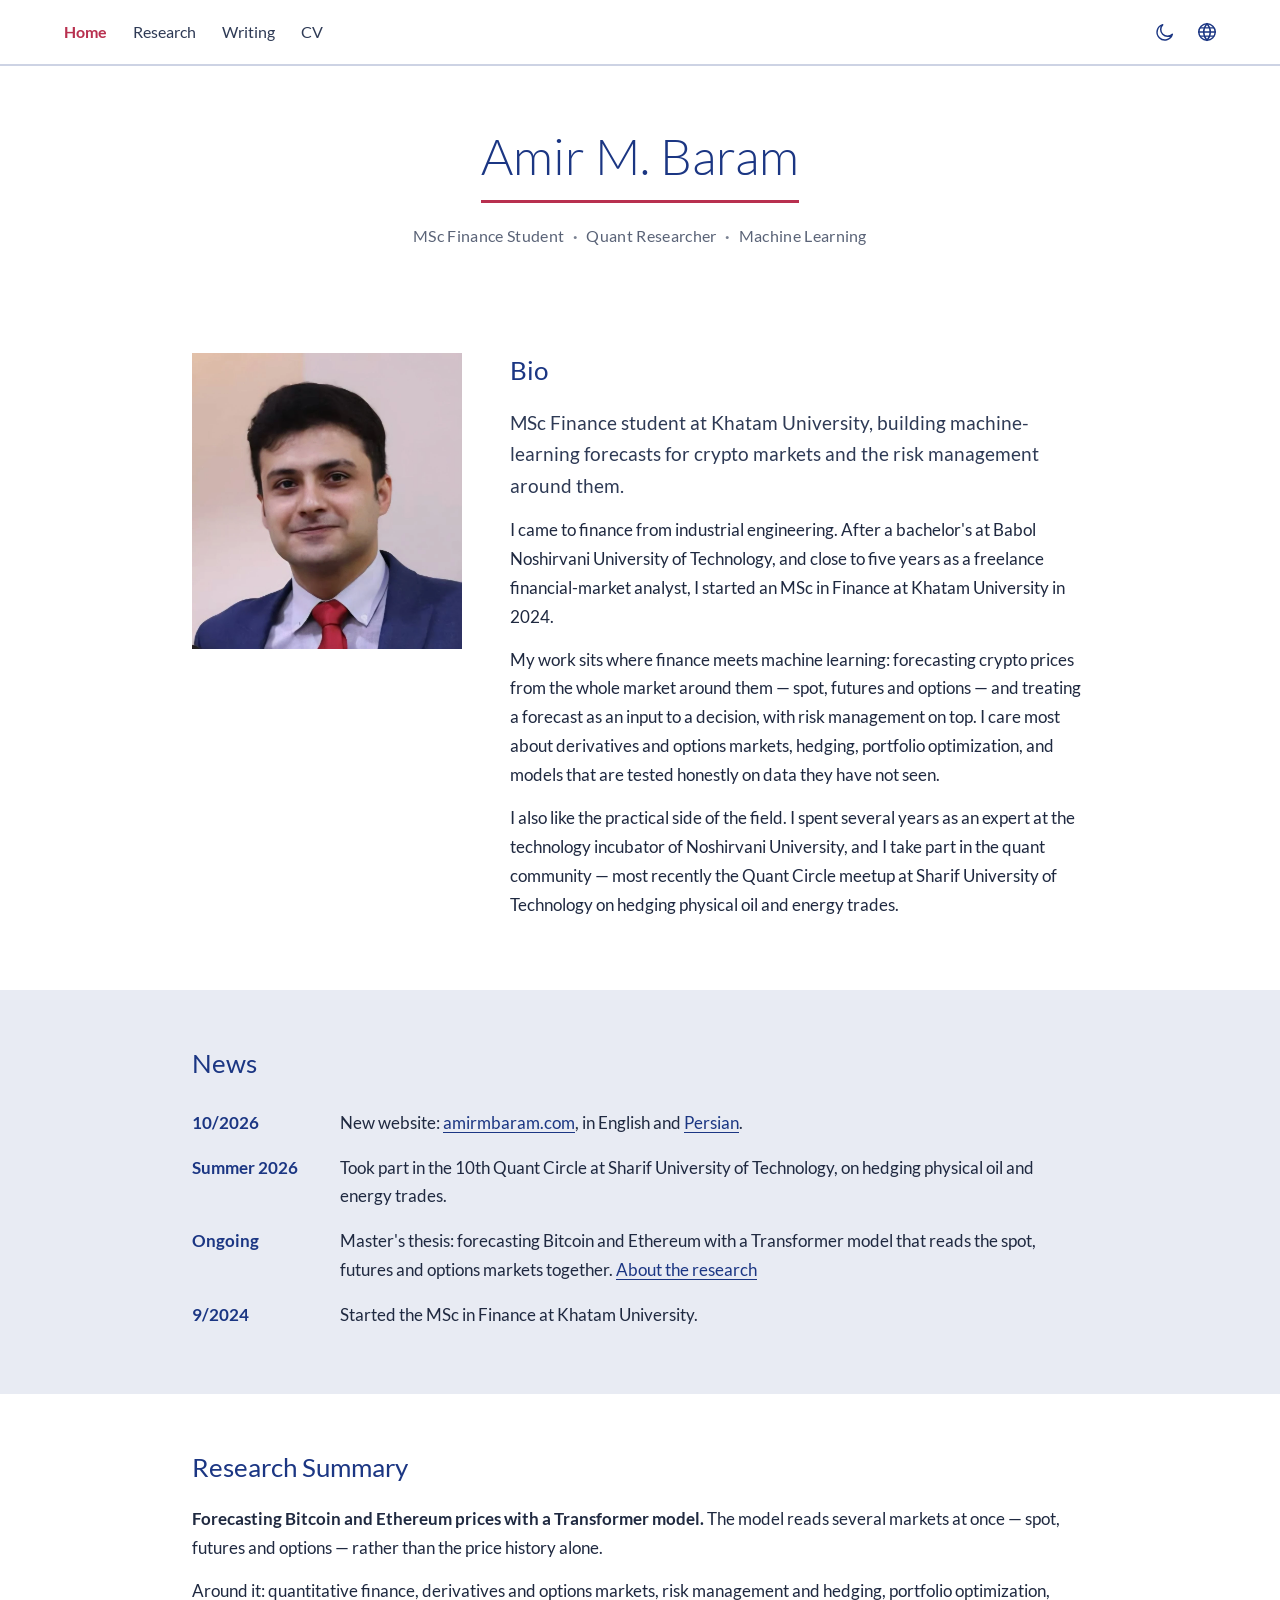
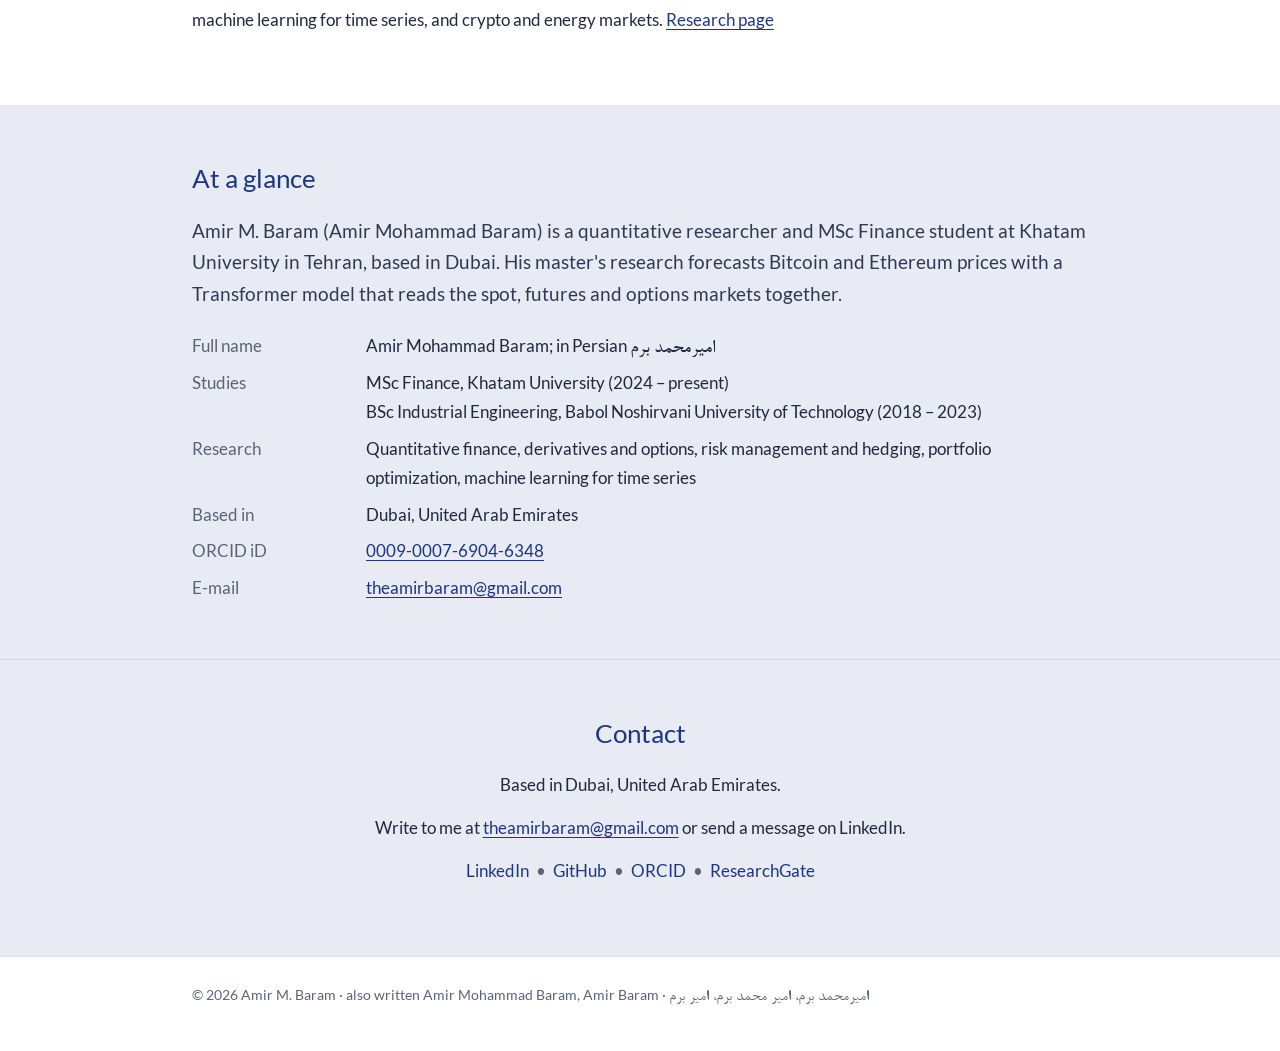
<file: index.html>
<!doctype html>
<html lang="en">
<head>
<meta charset="utf-8">
<meta name="viewport" content="width=device-width, initial-scale=1">
<title>Amir M. Baram (Amir Mohammad Baram) — Quant Researcher, MSc Finance at Khatam University</title>
<meta name="description" content="Amir M. Baram (Amir Mohammad Baram, امیرمحمد برم) — quantitative researcher and MSc Finance student at Khatam University, based in Dubai. Machine-learning forecasts for crypto markets from spot, futures and options data; risk management and portfolio optimization.">
<meta name="author" content="Amir M. Baram">
<meta name="google-site-verification" content="Aken9nDjO9jNFK73bbLexB0y3to4cQUM3wVIn0FqUuk" />
<link rel="canonical" href="https://amirmbaram.com/">
<link rel="alternate" hreflang="en" href="https://amirmbaram.com/">
<link rel="alternate" hreflang="fa" href="https://amirmbaram.com/fa/">
<link rel="alternate" hreflang="x-default" href="https://amirmbaram.com/">
<link rel="alternate" type="application/rss+xml" title="Amir M. Baram — Writing" href="https://amirmbaram.com/writing/feed.xml">
<meta property="og:type" content="profile">
<meta property="og:site_name" content="Amir M. Baram">
<meta property="og:locale" content="en_US">
<meta property="og:locale:alternate" content="fa_IR">
<meta property="og:title" content="Amir M. Baram — Quant Researcher">
<meta property="og:description" content="MSc Finance, Khatam University · machine learning for crypto markets · risk management · Dubai">
<meta property="og:url" content="https://amirmbaram.com/">
<meta property="og:image" content="https://amirmbaram.com/amir-m-baram.jpg">
<meta property="profile:first_name" content="Amir">
<meta property="profile:last_name" content="Baram">
<meta name="twitter:card" content="summary">
<link rel="icon" href="/favicon.ico" sizes="48x48">
<link rel="icon" href="/icon-192.png" type="image/png" sizes="192x192">
<link rel="apple-touch-icon" href="/apple-touch-icon.png">
<link rel="stylesheet" href="/assets/site.css">
<script>(function(d){d.className+=' js';try{var t=localStorage.getItem('theme');if(t==='dark'||t==='light')d.setAttribute('data-theme',t)}catch(e){}})(document.documentElement)</script>
<script type="application/ld+json">
{
  "@context": "https://schema.org",
  "@graph": [
    {
      "@type": "ProfilePage",
      "@id": "https://amirmbaram.com/#profilepage",
      "url": "https://amirmbaram.com/",
      "name": "Amir M. Baram (Amir Mohammad Baram)",
      "inLanguage": "en",
      "isPartOf": {"@id": "https://amirmbaram.com/#website"},
      "mainEntity": {"@id": "https://amirmbaram.com/#person"},
      "dateCreated": "2026-10-10",
      "dateModified": "2026-10-14"
    },
    {
      "@type": "Person",
      "@id": "https://amirmbaram.com/#person",
      "name": "Amir M. Baram",
      "alternateName": ["Amir Mohammad Baram", "AmirMohammad Baram", "Amir Baram", "امیرمحمد برم", "امیر محمد برم", "امیر برم"],
      "givenName": "Amir Mohammad",
      "familyName": "Baram",
      "description": "Quantitative researcher and MSc Finance student at Khatam University, based in Dubai. His master's research forecasts Bitcoin and Ethereum prices with a Transformer model that reads the spot, futures and options markets together.",
      "disambiguatingDescription": "Amir M. Baram (Amir Mohammad Baram, امیرمحمد برم): quantitative researcher and MSc Finance student at Khatam University, based in Dubai; works on machine-learning forecasts for crypto markets and financial risk management.",
      "url": "https://amirmbaram.com/",
      "mainEntityOfPage": {"@id": "https://amirmbaram.com/#profilepage"},
      "identifier": {"@type": "PropertyValue", "propertyID": "ORCID", "value": "0009-0007-6904-6348", "url": "https://orcid.org/0009-0007-6904-6348"},
      "email": "mailto:theamirbaram@gmail.com",
      "image": "https://amirmbaram.com/amir-m-baram.jpg",
      "jobTitle": "Quantitative Researcher",
      "affiliation": {"@type": "CollegeOrUniversity", "name": "Khatam University", "alternateName": "دانشگاه خاتم", "url": "https://khatam.ac.ir/"},
      "alumniOf": {"@type": "CollegeOrUniversity", "name": "Babol Noshirvani University of Technology", "alternateName": "دانشگاه صنعتی نوشیروانی بابل", "url": "https://www.nit.ac.ir/"},
      "homeLocation": {"@type": "Place", "name": "Dubai, United Arab Emirates"},
      "knowsLanguage": ["fa", "en"],
      "knowsAbout": ["Quantitative finance", "Financial risk management", "Hedging", "Portfolio optimization", "Derivatives and options markets", "Cryptocurrency markets", "Energy markets", "Machine learning", "Time-series forecasting", "Transformer models", "Econometrics", "Python"],
      "sameAs": [
        "https://www.linkedin.com/in/amirmbaram/",
        "https://github.com/theamirbaram",
        "https://www.kaggle.com/theamirbaram",
        "https://huggingface.co/theamirbaram",
        "https://www.researchgate.net/profile/Amir-Baram",
        "https://www.youtube.com/@theamirbaram",
        "https://orcid.org/0009-0007-6904-6348"
      ]
    }
  ]
}
</script>
<script type="application/ld+json">
{
  "@context": "https://schema.org",
  "@type": "WebSite",
  "@id": "https://amirmbaram.com/#website",
  "name": "Amir M. Baram",
  "alternateName": ["Amir Mohammad Baram", "امیرمحمد برم", "amirmbaram.com"],
  "url": "https://amirmbaram.com/",
  "inLanguage": ["en", "fa"],
  "publisher": {"@id": "https://amirmbaram.com/#person"}
}
</script>
</head>
<body>
<a class="skip" href="#main">Skip to content</a>

<header class="site-header">
  <div class="wrap">
    <button class="menu-btn" type="button" aria-label="Menu" aria-expanded="false" aria-controls="menu"><svg viewBox="0 0 24 24" fill="none" stroke-width="2" stroke-linecap="round"><path d="M4 7h16M4 12h16M4 17h16"/></svg></button>
    <nav class="menu" id="menu" aria-label="Main">
      <a href="/" aria-current="page">Home</a>
      <a href="/research/">Research</a>
      <a href="/writing/">Writing</a>
      <a href="/cv/">CV</a>
    </nav>
    <div class="tools">
      <button class="theme-btn" type="button" aria-label="Dark mode" title="Dark mode" aria-pressed="false"><svg class="moon" viewBox="0 0 24 24" fill="none" stroke="currentColor" stroke-width="1.6" stroke-linecap="round" stroke-linejoin="round" aria-hidden="true"><path d="M20 14.5A8.5 8.5 0 1 1 9.5 4a7 7 0 0 0 10.5 10.5z"/></svg><svg class="sun" viewBox="0 0 24 24" fill="none" stroke="currentColor" stroke-width="1.6" stroke-linecap="round" aria-hidden="true"><circle cx="12" cy="12" r="4"/><path d="M12 2.5v2M12 19.5v2M2.5 12h2M19.5 12h2M5.3 5.3l1.4 1.4M17.3 17.3l1.4 1.4M5.3 18.7l1.4-1.4M17.3 6.7l1.4-1.4"/></svg></button>
      <details class="lang">
        <summary aria-label="Language" title="Language"><svg viewBox="0 0 24 24" fill="none" stroke="currentColor" stroke-width="1.6" stroke-linecap="round" aria-hidden="true"><circle cx="12" cy="12" r="9"/><path d="M3 12h18M4.6 7.5h14.8M4.6 16.5h14.8M12 3c2.4 2.6 3.6 5.6 3.6 9s-1.2 6.4-3.6 9c-2.4-2.6-3.6-5.6-3.6-9S9.6 5.6 12 3z"/></svg></summary>
        <ul><li><a href="/" hreflang="en" lang="en" aria-current="true">English</a></li><li><a href="/fa/" hreflang="fa" lang="fa">فارسی</a></li></ul>
      </details>
    </div>
  </div>
</header>

<main id="main">
  <div class="page-title">
    <div class="wrap">
      <h1>Amir M. Baram</h1>
      <p class="role">MSc Finance Student <span class="sep" aria-hidden="true">·</span> Quant Researcher <span class="sep" aria-hidden="true">·</span> Machine Learning</p>
    </div>
  </div>

  <section class="band" id="bio" aria-labelledby="h-bio">
    <div class="wrap bio">
      <img src="/amir-m-baram.webp" width="1053" height="1155" fetchpriority="high" alt="Portrait of Amir M. Baram">
      <div>
        <h2 id="h-bio">Bio</h2>
        <p class="lead">MSc Finance student at Khatam University, building machine-learning forecasts for crypto markets and the risk management around them.</p>
        <p>I came to finance from industrial engineering. After a bachelor's at Babol Noshirvani University of Technology, and close to five years as a freelance financial-market analyst, I started an MSc in Finance at Khatam University in 2024.</p>
        <p>My work sits where finance meets machine learning: forecasting crypto prices from the whole market around them — spot, futures and options — and treating a forecast as an input to a decision, with risk management on top. I care most about derivatives and options markets, hedging, portfolio optimization, and models that are tested honestly on data they have not seen.</p>
        <p>I also like the practical side of the field. I spent several years as an expert at the technology incubator of Noshirvani University, and I take part in the quant community — most recently the Quant Circle meetup at Sharif University of Technology on hedging physical oil and energy trades.</p>
      </div>
    </div>
  </section>

  <section class="band tint" id="news" aria-labelledby="h-news">
    <div class="wrap">
      <h2 id="h-news">News</h2>
      <ul class="news">
        <li><span class="d">10/2026</span><span>New website: <a href="https://amirmbaram.com/">amirmbaram.com</a>, in English and <a href="/fa/" hreflang="fa">Persian</a>.</span></li>
        <li><span class="d">Summer 2026</span><span>Took part in the 10th Quant Circle at Sharif University of Technology, on hedging physical oil and energy trades.</span></li>
        <li><span class="d">Ongoing</span><span>Master's thesis: forecasting Bitcoin and Ethereum with a Transformer model that reads the spot, futures and options markets together. <a href="/research/">About the research</a></span></li>
        <li><span class="d">9/2024</span><span>Started the MSc in Finance at Khatam University.</span></li>
      </ul>
    </div>
  </section>

  <section class="band" id="research" aria-labelledby="h-research">
    <div class="wrap">
      <h2 id="h-research">Research Summary</h2>
      <p><b>Forecasting Bitcoin and Ethereum prices with a Transformer model.</b> The model reads several markets at once — spot, futures and options — rather than the price history alone.</p>
      <p>Around it: quantitative finance, derivatives and options markets, risk management and hedging, portfolio optimization, machine learning for time series, and crypto and energy markets. <a href="/research/">Research page</a></p>
    </div>
  </section>

  <section class="band grey" id="facts" aria-labelledby="h-facts">
    <div class="wrap">
      <h2 id="h-facts">At a glance</h2>
      <p class="lead">Amir M. Baram (Amir Mohammad Baram) is a quantitative researcher and MSc Finance student at Khatam University in Tehran, based in Dubai. His master's research forecasts Bitcoin and Ethereum prices with a Transformer model that reads the spot, futures and options markets together.</p>
      <dl class="facts">
        <dt>Full name</dt><dd>Amir Mohammad Baram; in Persian <span class="fa-in" lang="fa" dir="rtl">امیرمحمد برم</span></dd>
        <dt>Studies</dt><dd>MSc Finance, Khatam University (2024 – present)<br>BSc Industrial Engineering, Babol Noshirvani University of Technology (2018 – 2023)</dd>
        <dt>Research</dt><dd>Quantitative finance, derivatives and options, risk management and hedging, portfolio optimization, machine learning for time series</dd>
        <dt>Based in</dt><dd>Dubai, United Arab Emirates</dd>
        <dt>ORCID iD</dt><dd><a href="https://orcid.org/0009-0007-6904-6348">0009-0007-6904-6348</a></dd>
        <dt>E-mail</dt><dd><a href="mailto:theamirbaram@gmail.com">theamirbaram@gmail.com</a></dd>
      </dl>
    </div>
  </section>

  <section class="band grey" id="contact" aria-labelledby="h-contact">
    <div class="wrap">
      <h2 id="h-contact">Contact</h2>
      <p>Based in Dubai, United Arab Emirates.</p>
      <p>Write to me at <a href="mailto:theamirbaram@gmail.com">theamirbaram@gmail.com</a> or send a message on LinkedIn.</p>
      <p class="dots"><a href="https://www.linkedin.com/in/amirmbaram/" rel="me">LinkedIn</a><span class="sep">•</span><a href="https://github.com/theamirbaram" rel="me">GitHub</a><span class="sep">•</span><a href="https://orcid.org/0009-0007-6904-6348" rel="me">ORCID</a><span class="sep">•</span><a href="https://www.researchgate.net/profile/Amir-Baram" rel="me">ResearchGate</a></p>
    </div>
  </section>
</main>

<footer class="site-footer">
  <div class="wrap">© 2026 Amir M. Baram · also written Amir Mohammad Baram, Amir Baram · <span class="fa-in" lang="fa" dir="rtl">امیرمحمد برم، امیر محمد برم، امیر برم</span></div>
</footer>
<script src="/assets/site.js"></script>
</body>
</html>
</file>
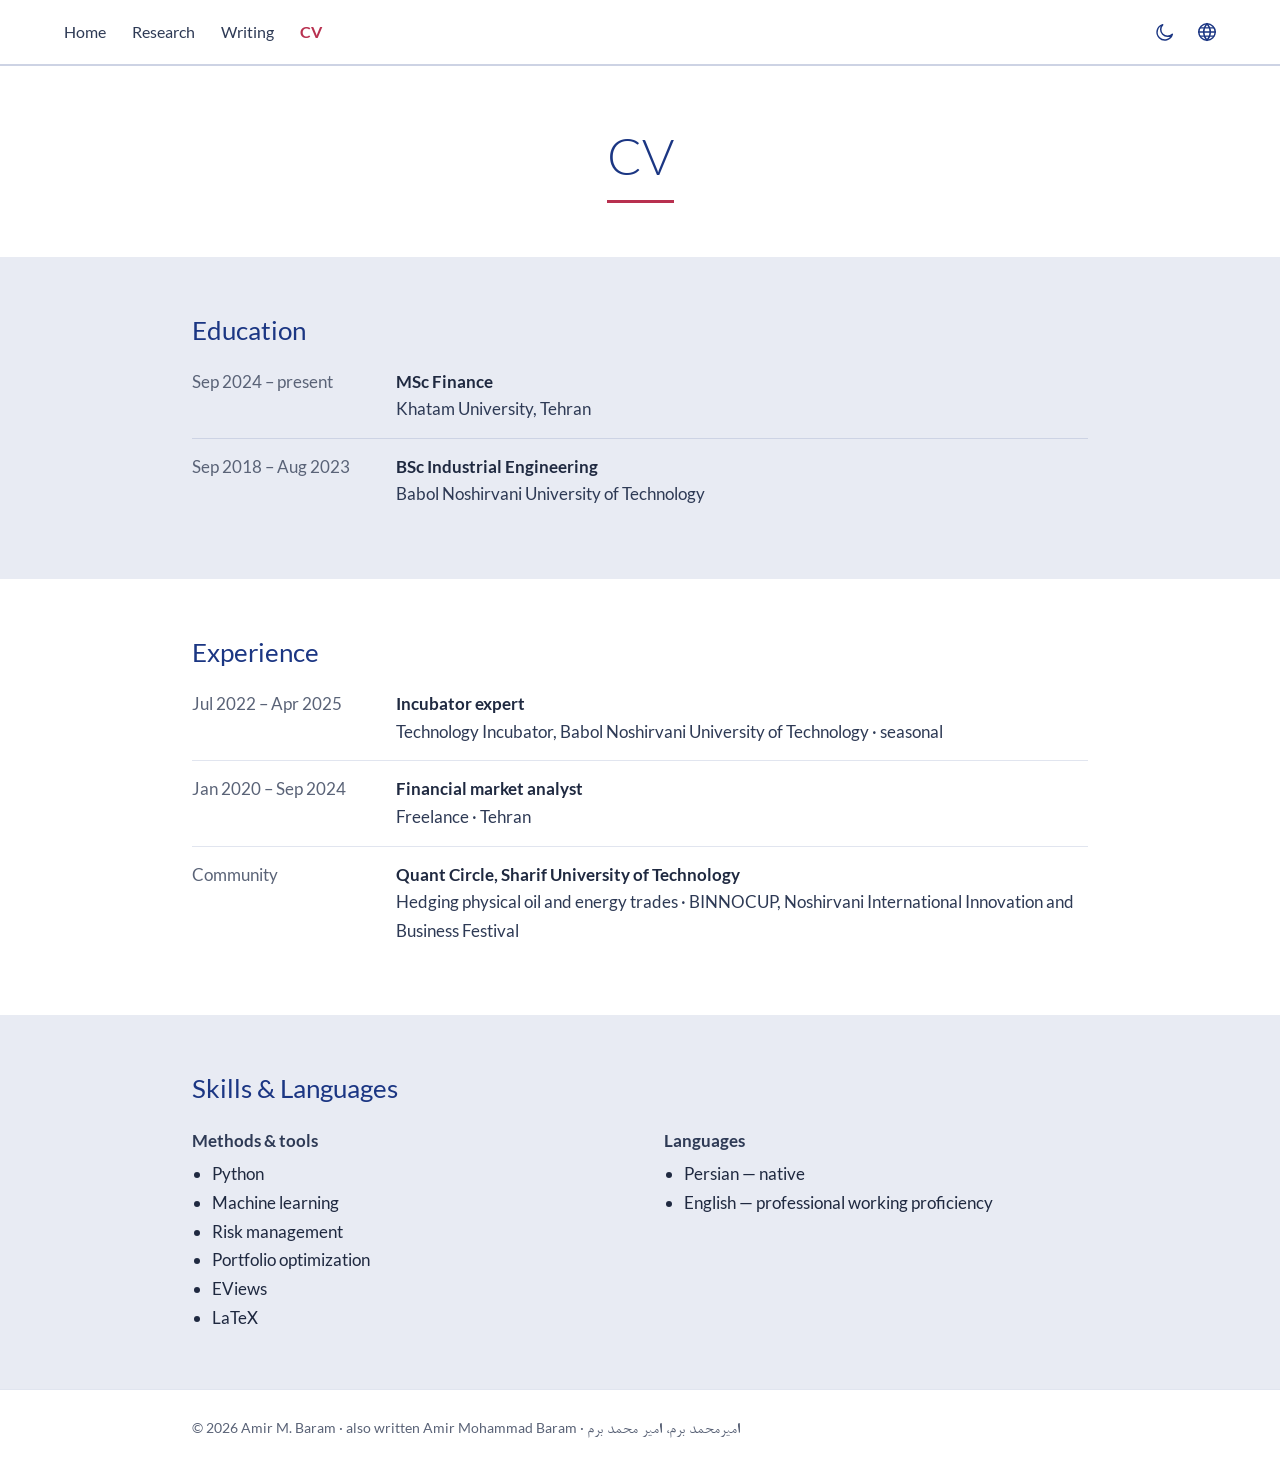
<file: cv/index.html>
<!doctype html>
<html lang="en">
<head>
<meta charset="utf-8">
<meta name="viewport" content="width=device-width, initial-scale=1">
<title>CV — Amir M. Baram (Amir Mohammad Baram)</title>
<meta name="description" content="CV of Amir M. Baram (Amir Mohammad Baram): MSc Finance at Khatam University, BSc Industrial Engineering at Babol Noshirvani University of Technology, freelance financial-market analyst, incubator expert.">
<meta name="author" content="Amir M. Baram">
<link rel="canonical" href="https://amirmbaram.com/cv/">
<link rel="alternate" hreflang="en" href="https://amirmbaram.com/cv/">
<link rel="alternate" hreflang="fa" href="https://amirmbaram.com/fa/cv/">
<link rel="alternate" hreflang="x-default" href="https://amirmbaram.com/cv/">
<link rel="alternate" type="application/rss+xml" title="Amir M. Baram — Writing" href="https://amirmbaram.com/writing/feed.xml">
<meta property="og:type" content="profile">
<meta property="og:site_name" content="Amir M. Baram">
<meta property="og:locale" content="en_US">
<meta property="og:locale:alternate" content="fa_IR">
<meta property="og:title" content="CV — Amir M. Baram">
<meta property="og:description" content="MSc Finance, Khatam University · BSc Industrial Engineering · financial-market analyst">
<meta property="og:url" content="https://amirmbaram.com/cv/">
<meta property="og:image" content="https://amirmbaram.com/amir-m-baram.jpg">
<meta name="twitter:card" content="summary">
<link rel="icon" href="/favicon.ico" sizes="48x48">
<link rel="icon" href="/icon-192.png" type="image/png" sizes="192x192">
<link rel="apple-touch-icon" href="/apple-touch-icon.png">
<link rel="stylesheet" href="/assets/site.css">
<script>(function(d){d.className+=' js';try{var t=localStorage.getItem('theme');if(t==='dark'||t==='light')d.setAttribute('data-theme',t)}catch(e){}})(document.documentElement)</script>
<script type="application/ld+json">
{"@context":"https://schema.org","@type":"ProfilePage","name":"CV — Amir M. Baram","url":"https://amirmbaram.com/cv/","inLanguage":"en","mainEntity":{"@id":"https://amirmbaram.com/#person"}}
</script>
</head>
<body>
<a class="skip" href="#main">Skip to content</a>

<header class="site-header">
  <div class="wrap">
    <button class="menu-btn" type="button" aria-label="Menu" aria-expanded="false" aria-controls="menu"><svg viewBox="0 0 24 24" fill="none" stroke-width="2" stroke-linecap="round"><path d="M4 7h16M4 12h16M4 17h16"/></svg></button>
    <nav class="menu" id="menu" aria-label="Main">
      <a href="/">Home</a>
      <a href="/research/">Research</a>
      <a href="/writing/">Writing</a>
      <a href="/cv/" aria-current="page">CV</a>
    </nav>
    <div class="tools">
      <button class="theme-btn" type="button" aria-label="Dark mode" title="Dark mode" aria-pressed="false"><svg class="moon" viewBox="0 0 24 24" fill="none" stroke="currentColor" stroke-width="1.6" stroke-linecap="round" stroke-linejoin="round" aria-hidden="true"><path d="M20 14.5A8.5 8.5 0 1 1 9.5 4a7 7 0 0 0 10.5 10.5z"/></svg><svg class="sun" viewBox="0 0 24 24" fill="none" stroke="currentColor" stroke-width="1.6" stroke-linecap="round" aria-hidden="true"><circle cx="12" cy="12" r="4"/><path d="M12 2.5v2M12 19.5v2M2.5 12h2M19.5 12h2M5.3 5.3l1.4 1.4M17.3 17.3l1.4 1.4M5.3 18.7l1.4-1.4M17.3 6.7l1.4-1.4"/></svg></button>
      <details class="lang">
        <summary aria-label="Language" title="Language"><svg viewBox="0 0 24 24" fill="none" stroke="currentColor" stroke-width="1.6" stroke-linecap="round" aria-hidden="true"><circle cx="12" cy="12" r="9"/><path d="M3 12h18M4.6 7.5h14.8M4.6 16.5h14.8M12 3c2.4 2.6 3.6 5.6 3.6 9s-1.2 6.4-3.6 9c-2.4-2.6-3.6-5.6-3.6-9S9.6 5.6 12 3z"/></svg></summary>
        <ul><li><a href="/cv/" hreflang="en" lang="en" aria-current="true">English</a></li><li><a href="/fa/cv/" hreflang="fa" lang="fa">فارسی</a></li></ul>
      </details>
    </div>
  </div>
</header>

<main id="main">
  <div class="page-title">
    <div class="wrap">
      <h1>CV</h1>
    </div>
  </div>

  <section class="band grey" aria-labelledby="h-edu">
    <div class="wrap">
      <h2 id="h-edu">Education</h2>
      <ul class="rows">
        <li><span class="when">Sep 2024 – present</span><div><h3>MSc Finance</h3><div class="where">Khatam University, Tehran</div></div></li>
        <li><span class="when">Sep 2018 – Aug 2023</span><div><h3>BSc Industrial Engineering</h3><div class="where">Babol Noshirvani University of Technology</div></div></li>
      </ul>
    </div>
  </section>

  <section class="band" aria-labelledby="h-exp">
    <div class="wrap">
      <h2 id="h-exp">Experience</h2>
      <ul class="rows">
        <li><span class="when">Jul 2022 – Apr 2025</span><div><h3>Incubator expert</h3><div class="where">Technology Incubator, Babol Noshirvani University of Technology · seasonal</div></div></li>
        <li><span class="when">Jan 2020 – Sep 2024</span><div><h3>Financial market analyst</h3><div class="where">Freelance · Tehran</div></div></li>
        <li><span class="when">Community</span><div><h3>Quant Circle, Sharif University of Technology</h3><div class="where">Hedging physical oil and energy trades · BINNOCUP, Noshirvani International Innovation and Business Festival</div></div></li>
      </ul>
    </div>
  </section>

  <section class="band grey" aria-labelledby="h-skills">
    <div class="wrap">
      <h2 id="h-skills">Skills &amp; Languages</h2>
      <div class="grid2">
        <div>
          <h3>Methods &amp; tools</h3>
          <ul>
            <li>Python</li>
            <li>Machine learning</li>
            <li>Risk management</li>
            <li>Portfolio optimization</li>
            <li>EViews</li>
            <li>LaTeX</li>
          </ul>
        </div>
        <div>
          <h3>Languages</h3>
          <ul>
            <li>Persian — native</li>
            <li>English — professional working proficiency</li>
          </ul>
        </div>
      </div>
    </div>
  </section>
</main>

<footer class="site-footer">
  <div class="wrap">© 2026 Amir M. Baram · also written Amir Mohammad Baram · <span class="fa-in" lang="fa" dir="rtl">امیرمحمد برم، امیر محمد برم</span></div>
</footer>
<script src="/assets/site.js"></script>
</body>
</html>
</file>
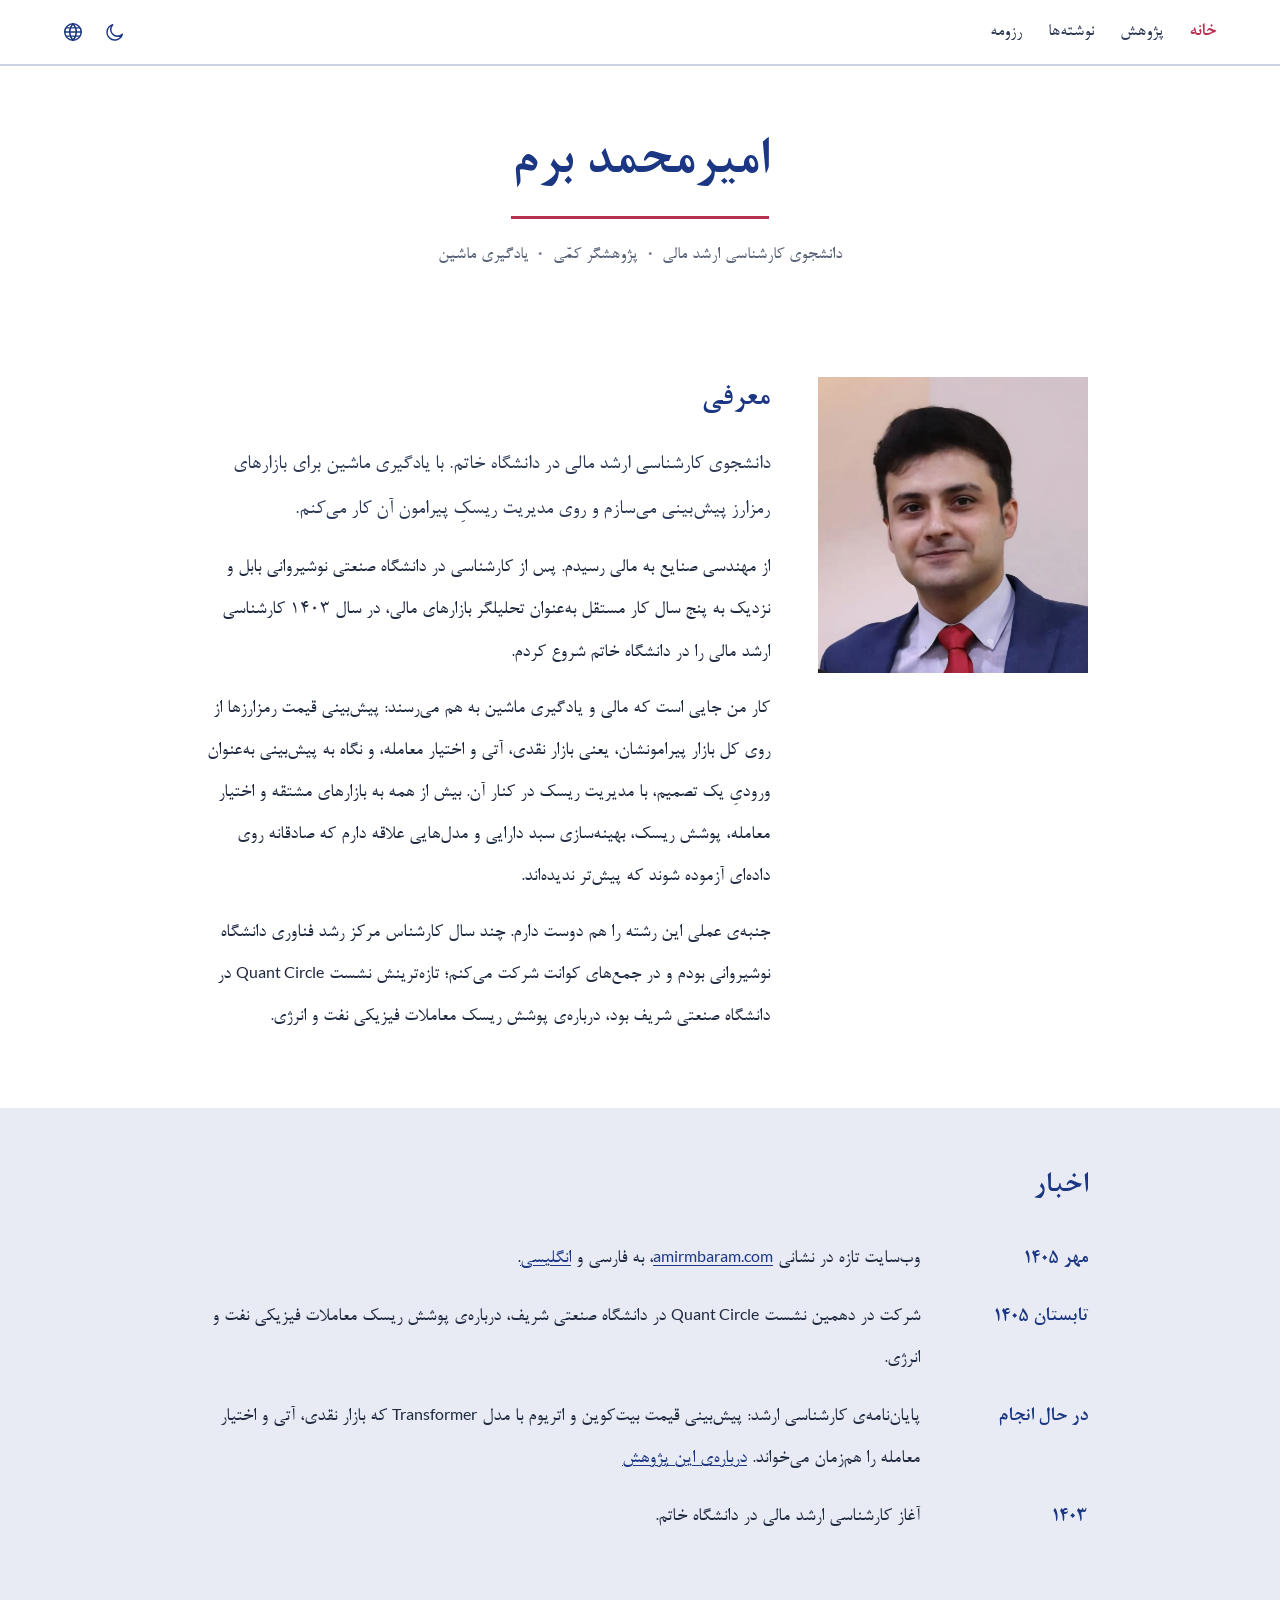
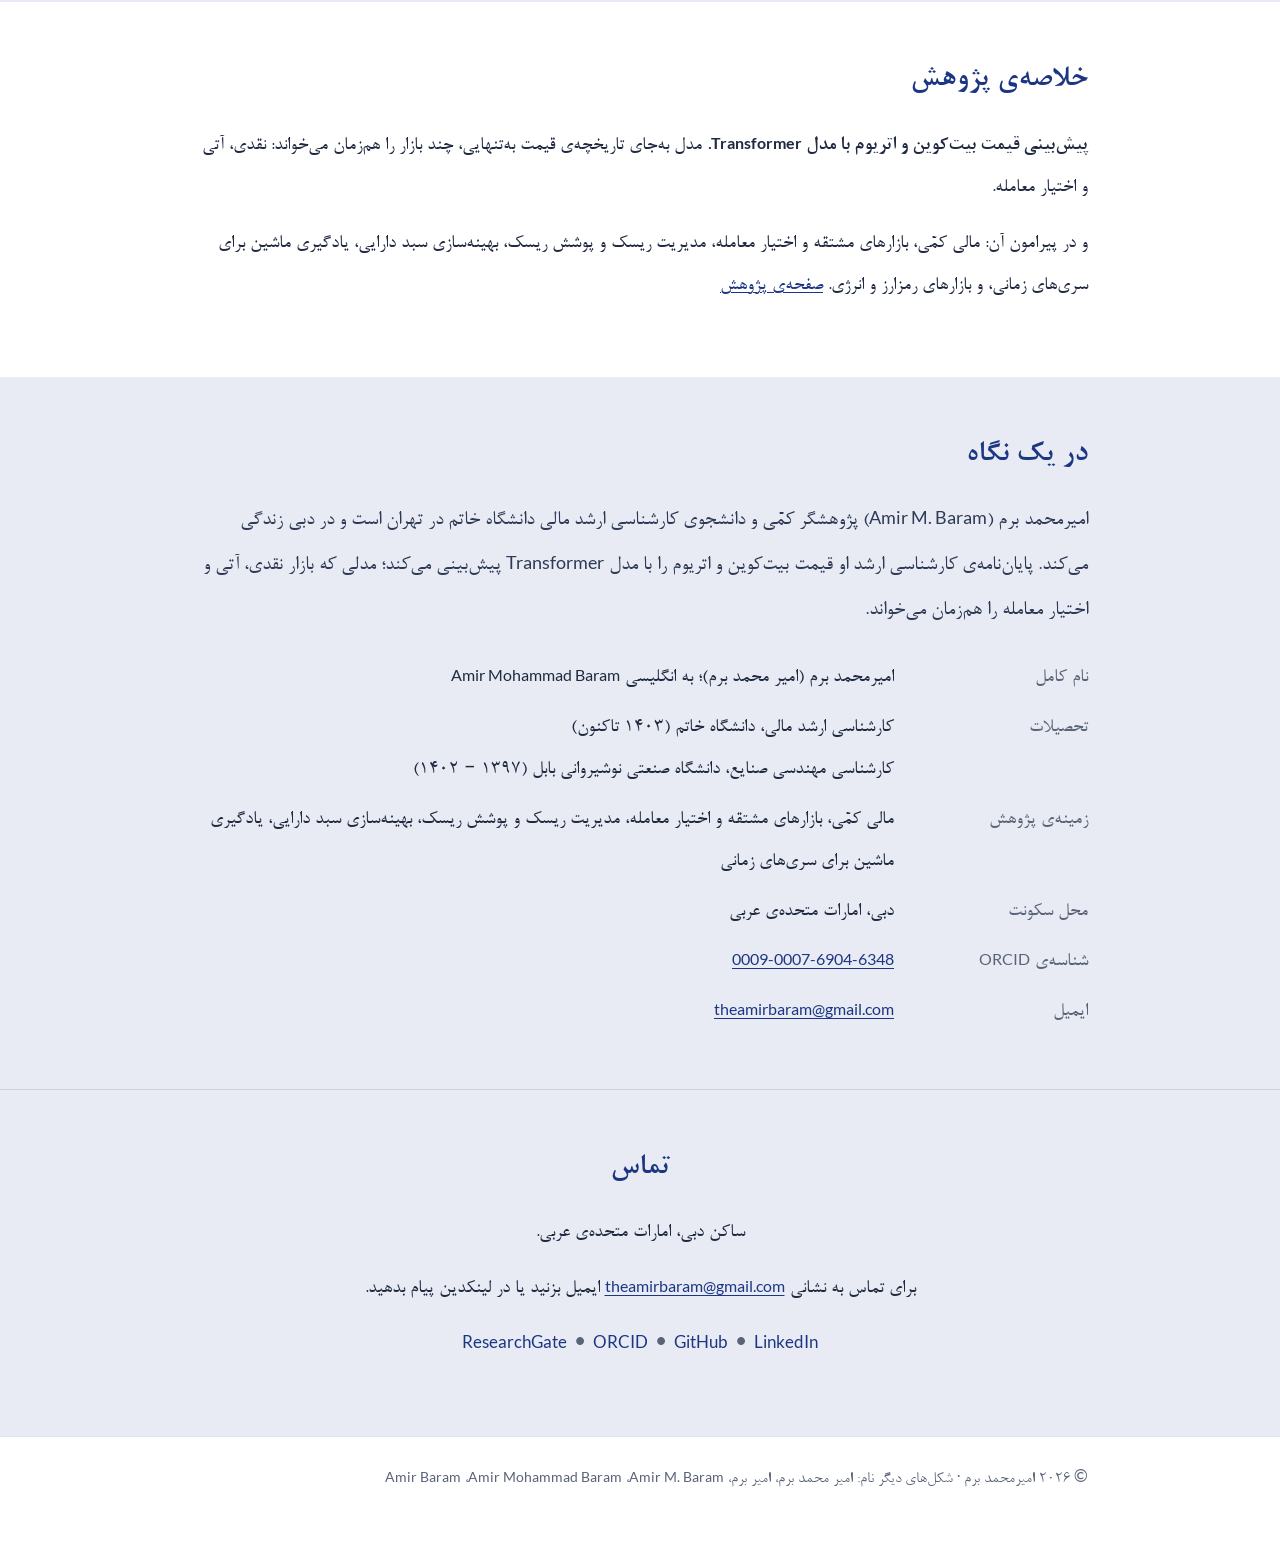
<file: fa/index.html>
<!doctype html>
<html lang="fa" dir="rtl">
<head>
<meta charset="utf-8">
<meta name="viewport" content="width=device-width, initial-scale=1">
<title>امیرمحمد برم (امیر محمد برم) — پژوهشگر کمّی و دانشجوی ارشد مالی دانشگاه خاتم</title>
<meta name="description" content="امیرمحمد برم (Amir M. Baram)، پژوهشگر کمّی و دانشجوی کارشناسی ارشد مالی دانشگاه خاتم، ساکن دبی. پیش‌بینی بازارهای رمزارز با یادگیری ماشین از روی داده‌های بازار نقدی، آتی و اختیار معامله؛ مدیریت ریسک و بهینه‌سازی سبد دارایی.">
<meta name="author" content="امیرمحمد برم">
<link rel="canonical" href="https://amirmbaram.com/fa/">
<link rel="alternate" hreflang="en" href="https://amirmbaram.com/">
<link rel="alternate" hreflang="fa" href="https://amirmbaram.com/fa/">
<link rel="alternate" hreflang="x-default" href="https://amirmbaram.com/">
<link rel="alternate" type="application/rss+xml" title="امیرمحمد برم — نوشته‌ها" href="https://amirmbaram.com/fa/writing/feed.xml">
<meta property="og:type" content="profile">
<meta property="og:site_name" content="Amir M. Baram">
<meta property="og:locale" content="fa_IR">
<meta property="og:locale:alternate" content="en_US">
<meta property="og:title" content="امیرمحمد برم — پژوهشگر کمّی">
<meta property="og:description" content="کارشناسی ارشد مالی، دانشگاه خاتم · یادگیری ماشین برای بازارهای رمزارز · مدیریت ریسک · دبی">
<meta property="og:url" content="https://amirmbaram.com/fa/">
<meta property="og:image" content="https://amirmbaram.com/amir-m-baram.jpg">
<meta property="profile:first_name" content="امیرمحمد">
<meta property="profile:last_name" content="برم">
<meta name="twitter:card" content="summary">
<link rel="icon" href="/favicon.ico" sizes="48x48">
<link rel="icon" href="/icon-192.png" type="image/png" sizes="192x192">
<link rel="apple-touch-icon" href="/apple-touch-icon.png">
<link rel="preload" href="/assets/fonts/bnazanin-400.woff2" as="font" type="font/woff2" crossorigin>
<link rel="stylesheet" href="/assets/site.css">
<script>(function(d){d.className+=' js';try{var t=localStorage.getItem('theme');if(t==='dark'||t==='light')d.setAttribute('data-theme',t)}catch(e){}})(document.documentElement)</script>
<script type="application/ld+json">
{
  "@context": "https://schema.org",
  "@graph": [
    {
      "@type": "ProfilePage",
      "@id": "https://amirmbaram.com/fa/#profilepage",
      "url": "https://amirmbaram.com/fa/",
      "name": "امیرمحمد برم (امیر محمد برم)",
      "inLanguage": "fa",
      "isPartOf": {"@id": "https://amirmbaram.com/#website"},
      "mainEntity": {"@id": "https://amirmbaram.com/#person"},
      "dateCreated": "2026-10-10",
      "dateModified": "2026-10-14"
    },
    {
      "@type": "Person",
      "@id": "https://amirmbaram.com/#person",
      "name": "Amir M. Baram",
      "alternateName": ["امیرمحمد برم", "امیر محمد برم", "امیر برم", "Amir Mohammad Baram", "AmirMohammad Baram", "Amir Baram"],
      "givenName": "Amir Mohammad",
      "familyName": "Baram",
      "description": "پژوهشگر کمّی و دانشجوی کارشناسی ارشد مالی دانشگاه خاتم، ساکن دبی. پایان‌نامه‌ی کارشناسی ارشد او قیمت بیت‌کوین و اتریوم را با مدل Transformer پیش‌بینی می‌کند؛ مدلی که بازار نقدی، آتی و اختیار معامله را هم‌زمان می‌خواند.",
      "disambiguatingDescription": "امیرمحمد برم (Amir M. Baram): پژوهشگر کمّی و دانشجوی کارشناسی ارشد مالی دانشگاه خاتم، ساکن دبی؛ پیش‌بینی بازارهای رمزارز با یادگیری ماشین و مدیریت ریسک مالی.",
      "url": "https://amirmbaram.com/",
      "mainEntityOfPage": {"@id": "https://amirmbaram.com/fa/#profilepage"},
      "identifier": {"@type": "PropertyValue", "propertyID": "ORCID", "value": "0009-0007-6904-6348", "url": "https://orcid.org/0009-0007-6904-6348"},
      "email": "mailto:theamirbaram@gmail.com",
      "image": "https://amirmbaram.com/amir-m-baram.jpg",
      "jobTitle": "Quantitative Researcher",
      "affiliation": {"@type": "CollegeOrUniversity", "name": "Khatam University", "alternateName": "دانشگاه خاتم", "url": "https://khatam.ac.ir/"},
      "alumniOf": {"@type": "CollegeOrUniversity", "name": "Babol Noshirvani University of Technology", "alternateName": "دانشگاه صنعتی نوشیروانی بابل", "url": "https://www.nit.ac.ir/"},
      "homeLocation": {"@type": "Place", "name": "Dubai, United Arab Emirates"},
      "knowsLanguage": ["fa", "en"],
      "knowsAbout": ["Quantitative finance", "Financial risk management", "Hedging", "Portfolio optimization", "Derivatives and options markets", "Cryptocurrency markets", "Energy markets", "Machine learning", "Time-series forecasting", "Transformer models", "Econometrics", "Python"],
      "sameAs": [
        "https://www.linkedin.com/in/amirmbaram/",
        "https://github.com/theamirbaram",
        "https://www.kaggle.com/theamirbaram",
        "https://huggingface.co/theamirbaram",
        "https://www.researchgate.net/profile/Amir-Baram",
        "https://www.youtube.com/@theamirbaram",
        "https://orcid.org/0009-0007-6904-6348"
      ]
    }
  ]
}
</script>
</head>
<body>
<a class="skip" href="#main">رفتن به متن</a>

<header class="site-header">
  <div class="wrap">
    <button class="menu-btn" type="button" aria-label="منو" aria-expanded="false" aria-controls="menu"><svg viewBox="0 0 24 24" fill="none" stroke-width="2" stroke-linecap="round"><path d="M4 7h16M4 12h16M4 17h16"/></svg></button>
    <nav class="menu" id="menu" aria-label="منوی اصلی">
      <a href="/fa/" aria-current="page">خانه</a>
      <a href="/fa/research/">پژوهش</a>
      <a href="/fa/writing/">نوشته‌ها</a>
      <a href="/fa/cv/">رزومه</a>
    </nav>
    <div class="tools">
      <button class="theme-btn" type="button" aria-label="حالت تیره" title="حالت تیره" aria-pressed="false"><svg class="moon" viewBox="0 0 24 24" fill="none" stroke="currentColor" stroke-width="1.6" stroke-linecap="round" stroke-linejoin="round" aria-hidden="true"><path d="M20 14.5A8.5 8.5 0 1 1 9.5 4a7 7 0 0 0 10.5 10.5z"/></svg><svg class="sun" viewBox="0 0 24 24" fill="none" stroke="currentColor" stroke-width="1.6" stroke-linecap="round" aria-hidden="true"><circle cx="12" cy="12" r="4"/><path d="M12 2.5v2M12 19.5v2M2.5 12h2M19.5 12h2M5.3 5.3l1.4 1.4M17.3 17.3l1.4 1.4M5.3 18.7l1.4-1.4M17.3 6.7l1.4-1.4"/></svg></button>
      <details class="lang">
        <summary aria-label="زبان" title="زبان"><svg viewBox="0 0 24 24" fill="none" stroke="currentColor" stroke-width="1.6" stroke-linecap="round" aria-hidden="true"><circle cx="12" cy="12" r="9"/><path d="M3 12h18M4.6 7.5h14.8M4.6 16.5h14.8M12 3c2.4 2.6 3.6 5.6 3.6 9s-1.2 6.4-3.6 9c-2.4-2.6-3.6-5.6-3.6-9S9.6 5.6 12 3z"/></svg></summary>
        <ul><li><a href="/" hreflang="en" lang="en">English</a></li><li><a href="/fa/" hreflang="fa" lang="fa" aria-current="true">فارسی</a></li></ul>
      </details>
    </div>
  </div>
</header>

<main id="main">
  <div class="page-title">
    <div class="wrap">
      <h1>امیرمحمد برم</h1>
      <p class="role">دانشجوی کارشناسی ارشد مالی <span class="sep" aria-hidden="true">·</span> پژوهشگر کمّی <span class="sep" aria-hidden="true">·</span> یادگیری ماشین</p>
    </div>
  </div>

  <section class="band" id="bio" aria-labelledby="h-bio">
    <div class="wrap bio">
      <img src="/amir-m-baram.webp" width="1053" height="1155" fetchpriority="high" alt="تصویر امیرمحمد برم">
      <div>
        <h2 id="h-bio">معرفی</h2>
        <p class="lead">دانشجوی کارشناسی ارشد مالی در دانشگاه خاتم. با یادگیری ماشین برای بازارهای رمزارز پیش‌بینی می‌سازم و روی مدیریت ریسکِ پیرامون آن کار می‌کنم.</p>
        <p>از مهندسی صنایع به مالی رسیدم. پس از کارشناسی در دانشگاه صنعتی نوشیروانی بابل و نزدیک به پنج سال کار مستقل به‌عنوان تحلیلگر بازارهای مالی، در سال ۱۴۰۳ کارشناسی ارشد مالی را در دانشگاه خاتم شروع کردم.</p>
        <p>کار من جایی است که مالی و یادگیری ماشین به هم می‌رسند: پیش‌بینی قیمت رمزارزها از روی کل بازار پیرامونشان، یعنی بازار نقدی، آتی و اختیار معامله، و نگاه به پیش‌بینی به‌عنوان ورودیِ یک تصمیم، با مدیریت ریسک در کنار آن. بیش از همه به بازارهای مشتقه و اختیار معامله، پوشش ریسک، بهینه‌سازی سبد دارایی و مدل‌هایی علاقه دارم که صادقانه روی داده‌ای آزموده شوند که پیش‌تر ندیده‌اند.</p>
        <p>جنبه‌ی عملی این رشته را هم دوست دارم. چند سال کارشناس مرکز رشد فناوری دانشگاه نوشیروانی بودم و در جمع‌های کوانت شرکت می‌کنم؛ تازه‌ترینش نشست <span class="en" lang="en">Quant Circle</span> در دانشگاه صنعتی شریف بود، درباره‌ی پوشش ریسک معاملات فیزیکی نفت و انرژی.</p>
      </div>
    </div>
  </section>

  <section class="band tint" id="news" aria-labelledby="h-news">
    <div class="wrap">
      <h2 id="h-news">اخبار</h2>
      <ul class="news">
        <li><span class="d">مهر ۱۴۰۵</span><span>وب‌سایت تازه در نشانی <a class="en" href="https://amirmbaram.com/fa/">amirmbaram.com</a>، به فارسی و <a href="/" hreflang="en">انگلیسی</a>.</span></li>
        <li><span class="d">تابستان ۱۴۰۵</span><span>شرکت در دهمین نشست <span class="en" lang="en">Quant Circle</span> در دانشگاه صنعتی شریف، درباره‌ی پوشش ریسک معاملات فیزیکی نفت و انرژی.</span></li>
        <li><span class="d">در حال انجام</span><span>پایان‌نامه‌ی کارشناسی ارشد: پیش‌بینی قیمت بیت‌کوین و اتریوم با مدل <span class="en" lang="en">Transformer</span> که بازار نقدی، آتی و اختیار معامله را هم‌زمان می‌خواند. <a href="/fa/research/">درباره‌ی این پژوهش</a></span></li>
        <li><span class="d">۱۴۰۳</span><span>آغاز کارشناسی ارشد مالی در دانشگاه خاتم.</span></li>
      </ul>
    </div>
  </section>

  <section class="band" id="research" aria-labelledby="h-research">
    <div class="wrap">
      <h2 id="h-research">خلاصه‌ی پژوهش</h2>
      <p><b>پیش‌بینی قیمت بیت‌کوین و اتریوم با مدل <span class="en" lang="en">Transformer</span>.</b> مدل به‌جای تاریخچه‌ی قیمت به‌تنهایی، چند بازار را هم‌زمان می‌خواند: نقدی، آتی و اختیار معامله.</p>
      <p>و در پیرامون آن: مالی کمّی، بازارهای مشتقه و اختیار معامله، مدیریت ریسک و پوشش ریسک، بهینه‌سازی سبد دارایی، یادگیری ماشین برای سری‌های زمانی، و بازارهای رمزارز و انرژی. <a href="/fa/research/">صفحه‌ی پژوهش</a></p>
    </div>
  </section>

  <section class="band grey" id="facts" aria-labelledby="h-facts">
    <div class="wrap">
      <h2 id="h-facts">در یک نگاه</h2>
      <p class="lead">امیرمحمد برم (<span class="en" lang="en">Amir M. Baram</span>) پژوهشگر کمّی و دانشجوی کارشناسی ارشد مالی دانشگاه خاتم در تهران است و در دبی زندگی می‌کند. پایان‌نامه‌ی کارشناسی ارشد او قیمت بیت‌کوین و اتریوم را با مدل <span class="en" lang="en">Transformer</span> پیش‌بینی می‌کند؛ مدلی که بازار نقدی، آتی و اختیار معامله را هم‌زمان می‌خواند.</p>
      <dl class="facts">
        <dt>نام کامل</dt><dd>امیرمحمد برم (امیر محمد برم)؛ به انگلیسی <span class="en" lang="en">Amir Mohammad Baram</span></dd>
        <dt>تحصیلات</dt><dd>کارشناسی ارشد مالی، دانشگاه خاتم (۱۴۰۳ تاکنون)<br>کارشناسی مهندسی صنایع، دانشگاه صنعتی نوشیروانی بابل (۱۳۹۷ – ۱۴۰۲)</dd>
        <dt>زمینه‌ی پژوهش</dt><dd>مالی کمّی، بازارهای مشتقه و اختیار معامله، مدیریت ریسک و پوشش ریسک، بهینه‌سازی سبد دارایی، یادگیری ماشین برای سری‌های زمانی</dd>
        <dt>محل سکونت</dt><dd>دبی، امارات متحده‌ی عربی</dd>
        <dt>شناسه‌ی <span class="en" lang="en">ORCID</span></dt><dd><a class="en" href="https://orcid.org/0009-0007-6904-6348">0009-0007-6904-6348</a></dd>
        <dt>ایمیل</dt><dd><a class="en" href="mailto:theamirbaram@gmail.com">theamirbaram@gmail.com</a></dd>
      </dl>
    </div>
  </section>

  <section class="band grey" id="contact" aria-labelledby="h-contact">
    <div class="wrap">
      <h2 id="h-contact">تماس</h2>
      <p>ساکن دبی، امارات متحده‌ی عربی.</p>
      <p>برای تماس به نشانی <a class="en" href="mailto:theamirbaram@gmail.com">theamirbaram@gmail.com</a> ایمیل بزنید یا در لینکدین پیام بدهید.</p>
      <p class="dots"><a href="https://www.linkedin.com/in/amirmbaram/" rel="me">LinkedIn</a><span class="sep">•</span><a href="https://github.com/theamirbaram" rel="me">GitHub</a><span class="sep">•</span><a href="https://orcid.org/0009-0007-6904-6348" rel="me">ORCID</a><span class="sep">•</span><a href="https://www.researchgate.net/profile/Amir-Baram" rel="me">ResearchGate</a></p>
    </div>
  </section>
</main>

<footer class="site-footer">
  <div class="wrap">© ۲۰۲۶ امیرمحمد برم · شکل‌های دیگر نام: امیر محمد برم، امیر برم، <span class="en" lang="en">Amir M. Baram</span>، <span class="en" lang="en">Amir Mohammad Baram</span>، <span class="en" lang="en">Amir Baram</span></div>
</footer>
<script src="/assets/site.js"></script>
</body>
</html>
</file>
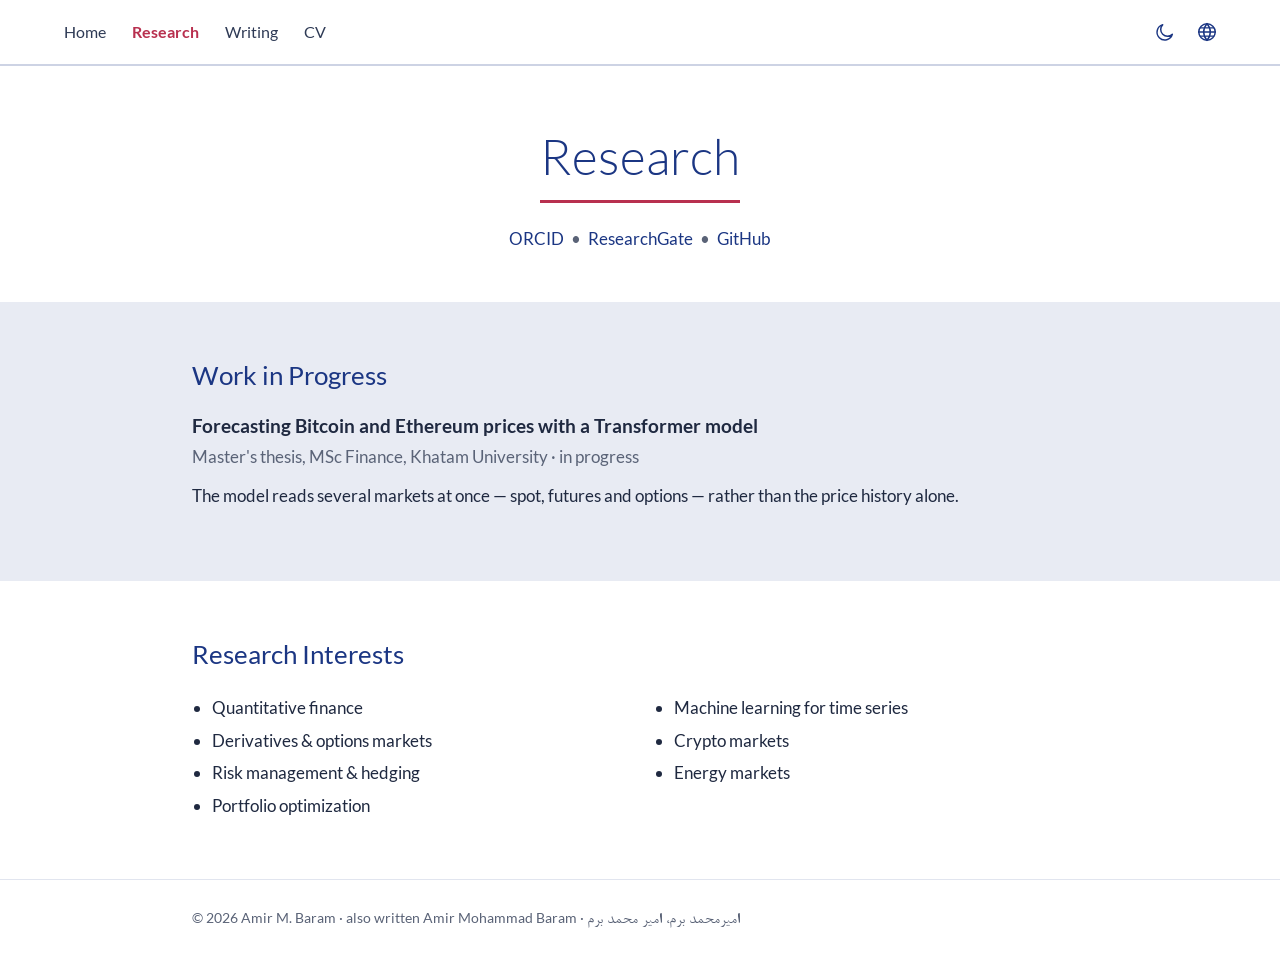
<file: research/index.html>
<!doctype html>
<html lang="en">
<head>
<meta charset="utf-8">
<meta name="viewport" content="width=device-width, initial-scale=1">
<title>Research — Amir M. Baram (Amir Mohammad Baram)</title>
<meta name="description" content="Research by Amir M. Baram (Amir Mohammad Baram): a master's thesis at Khatam University forecasting Bitcoin and Ethereum with a Transformer model that reads the spot, futures and options markets; interests in derivatives, risk management and portfolio optimization.">
<meta name="author" content="Amir M. Baram">
<link rel="canonical" href="https://amirmbaram.com/research/">
<link rel="alternate" hreflang="en" href="https://amirmbaram.com/research/">
<link rel="alternate" hreflang="fa" href="https://amirmbaram.com/fa/research/">
<link rel="alternate" hreflang="x-default" href="https://amirmbaram.com/research/">
<link rel="alternate" type="application/rss+xml" title="Amir M. Baram — Writing" href="https://amirmbaram.com/writing/feed.xml">
<meta property="og:type" content="website">
<meta property="og:site_name" content="Amir M. Baram">
<meta property="og:locale" content="en_US">
<meta property="og:locale:alternate" content="fa_IR">
<meta property="og:title" content="Research — Amir M. Baram">
<meta property="og:description" content="Forecasting Bitcoin and Ethereum with a Transformer model that reads spot, futures and options markets together.">
<meta property="og:url" content="https://amirmbaram.com/research/">
<meta property="og:image" content="https://amirmbaram.com/amir-m-baram.jpg">
<meta name="twitter:card" content="summary">
<link rel="icon" href="/favicon.ico" sizes="48x48">
<link rel="icon" href="/icon-192.png" type="image/png" sizes="192x192">
<link rel="apple-touch-icon" href="/apple-touch-icon.png">
<link rel="stylesheet" href="/assets/site.css">
<script>(function(d){d.className+=' js';try{var t=localStorage.getItem('theme');if(t==='dark'||t==='light')d.setAttribute('data-theme',t)}catch(e){}})(document.documentElement)</script>
<script type="application/ld+json">
{"@context":"https://schema.org","@type":"WebPage","name":"Research — Amir M. Baram","url":"https://amirmbaram.com/research/","inLanguage":"en","about":{"@id":"https://amirmbaram.com/#person"},"author":{"@id":"https://amirmbaram.com/#person"}}
</script>
</head>
<body>
<a class="skip" href="#main">Skip to content</a>

<header class="site-header">
  <div class="wrap">
    <button class="menu-btn" type="button" aria-label="Menu" aria-expanded="false" aria-controls="menu"><svg viewBox="0 0 24 24" fill="none" stroke-width="2" stroke-linecap="round"><path d="M4 7h16M4 12h16M4 17h16"/></svg></button>
    <nav class="menu" id="menu" aria-label="Main">
      <a href="/">Home</a>
      <a href="/research/" aria-current="page">Research</a>
      <a href="/writing/">Writing</a>
      <a href="/cv/">CV</a>
    </nav>
    <div class="tools">
      <button class="theme-btn" type="button" aria-label="Dark mode" title="Dark mode" aria-pressed="false"><svg class="moon" viewBox="0 0 24 24" fill="none" stroke="currentColor" stroke-width="1.6" stroke-linecap="round" stroke-linejoin="round" aria-hidden="true"><path d="M20 14.5A8.5 8.5 0 1 1 9.5 4a7 7 0 0 0 10.5 10.5z"/></svg><svg class="sun" viewBox="0 0 24 24" fill="none" stroke="currentColor" stroke-width="1.6" stroke-linecap="round" aria-hidden="true"><circle cx="12" cy="12" r="4"/><path d="M12 2.5v2M12 19.5v2M2.5 12h2M19.5 12h2M5.3 5.3l1.4 1.4M17.3 17.3l1.4 1.4M5.3 18.7l1.4-1.4M17.3 6.7l1.4-1.4"/></svg></button>
      <details class="lang">
        <summary aria-label="Language" title="Language"><svg viewBox="0 0 24 24" fill="none" stroke="currentColor" stroke-width="1.6" stroke-linecap="round" aria-hidden="true"><circle cx="12" cy="12" r="9"/><path d="M3 12h18M4.6 7.5h14.8M4.6 16.5h14.8M12 3c2.4 2.6 3.6 5.6 3.6 9s-1.2 6.4-3.6 9c-2.4-2.6-3.6-5.6-3.6-9S9.6 5.6 12 3z"/></svg></summary>
        <ul><li><a href="/research/" hreflang="en" lang="en" aria-current="true">English</a></li><li><a href="/fa/research/" hreflang="fa" lang="fa">فارسی</a></li></ul>
      </details>
    </div>
  </div>
</header>

<main id="main">
  <div class="page-title">
    <div class="wrap">
      <h1>Research</h1>
      <p class="dots"><a href="https://orcid.org/0009-0007-6904-6348">ORCID</a><span class="sep">•</span><a href="https://www.researchgate.net/profile/Amir-Baram">ResearchGate</a><span class="sep">•</span><a href="https://github.com/theamirbaram">GitHub</a></p>
    </div>
  </div>

  <section class="band grey" aria-labelledby="h-wip">
    <div class="wrap work">
      <h2 id="h-wip">Work in Progress</h2>
      <h3>Forecasting Bitcoin and Ethereum prices with a Transformer model</h3>
      <p class="meta">Master's thesis, MSc Finance, Khatam University · in progress</p>
      <p>The model reads several markets at once — spot, futures and options — rather than the price history alone.</p>
    </div>
  </section>

  <section class="band" aria-labelledby="h-int">
    <div class="wrap">
      <h2 id="h-int">Research Interests</h2>
      <ul class="cols">
        <li>Quantitative finance</li>
        <li>Derivatives &amp; options markets</li>
        <li>Risk management &amp; hedging</li>
        <li>Portfolio optimization</li>
        <li>Machine learning for time series</li>
        <li>Crypto markets</li>
        <li>Energy markets</li>
      </ul>
    </div>
  </section>
</main>

<footer class="site-footer">
  <div class="wrap">© 2026 Amir M. Baram · also written Amir Mohammad Baram · <span class="fa-in" lang="fa" dir="rtl">امیرمحمد برم، امیر محمد برم</span></div>
</footer>
<script src="/assets/site.js"></script>
</body>
</html>
</file>
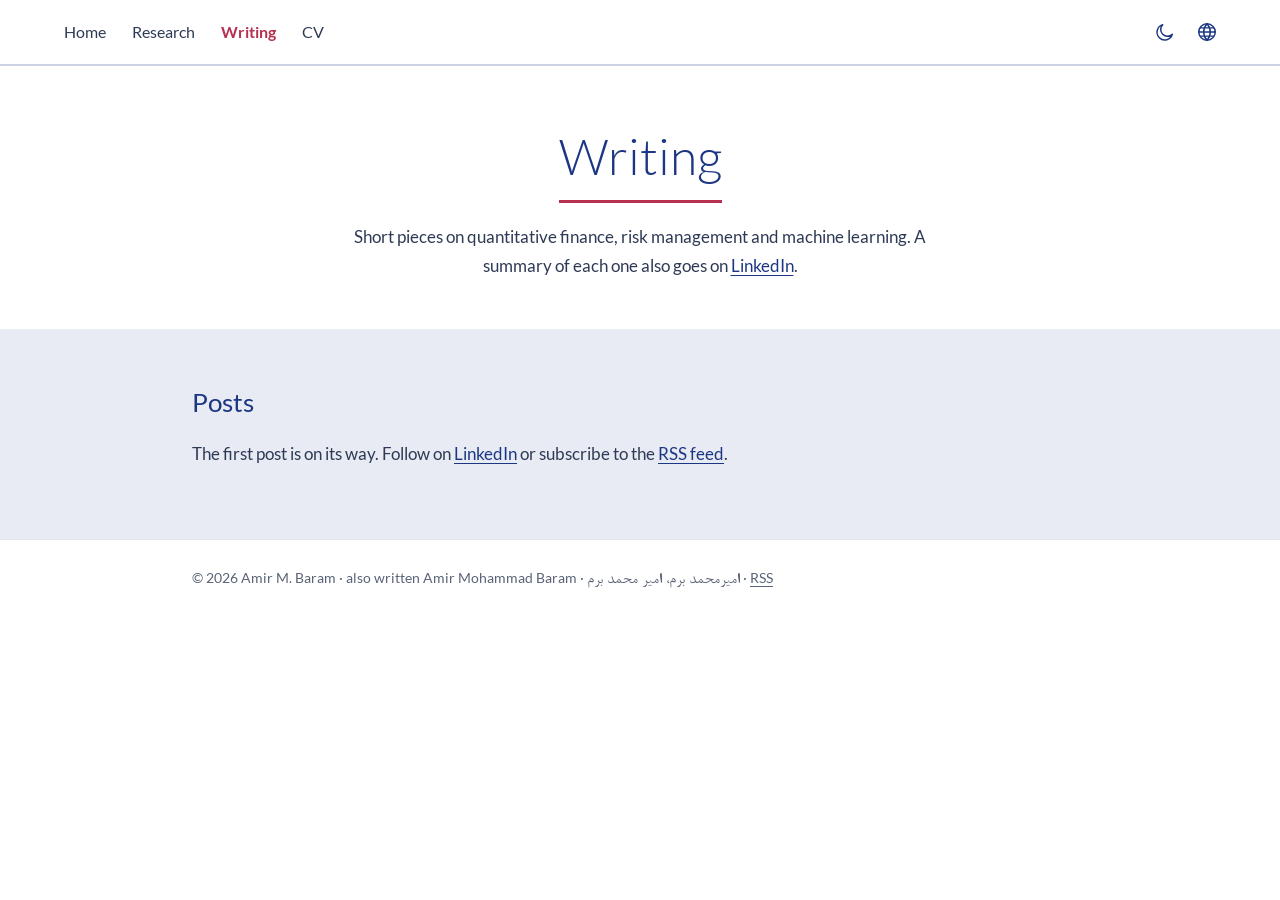
<file: writing/index.html>
<!doctype html>
<html lang="en">
<head>
<meta charset="utf-8">
<meta name="viewport" content="width=device-width, initial-scale=1">
<title>Writing — Amir M. Baram (Amir Mohammad Baram)</title>
<meta name="description" content="Writing by Amir M. Baram (Amir Mohammad Baram): short pieces on quantitative finance, risk management and machine learning.">
<meta name="author" content="Amir M. Baram">
<link rel="canonical" href="https://amirmbaram.com/writing/">
<link rel="alternate" hreflang="en" href="https://amirmbaram.com/writing/">
<link rel="alternate" hreflang="fa" href="https://amirmbaram.com/fa/writing/">
<link rel="alternate" hreflang="x-default" href="https://amirmbaram.com/writing/">
<link rel="alternate" type="application/rss+xml" title="Amir M. Baram — Writing" href="https://amirmbaram.com/writing/feed.xml">
<meta property="og:type" content="website">
<meta property="og:site_name" content="Amir M. Baram">
<meta property="og:locale" content="en_US">
<meta property="og:locale:alternate" content="fa_IR">
<meta property="og:title" content="Writing — Amir M. Baram">
<meta property="og:description" content="Short pieces on quantitative finance, risk management and machine learning.">
<meta property="og:url" content="https://amirmbaram.com/writing/">
<meta property="og:image" content="https://amirmbaram.com/amir-m-baram.jpg">
<meta name="twitter:card" content="summary">
<link rel="icon" href="/favicon.ico" sizes="48x48">
<link rel="icon" href="/icon-192.png" type="image/png" sizes="192x192">
<link rel="apple-touch-icon" href="/apple-touch-icon.png">
<link rel="stylesheet" href="/assets/site.css">
<script>(function(d){d.className+=' js';try{var t=localStorage.getItem('theme');if(t==='dark'||t==='light')d.setAttribute('data-theme',t)}catch(e){}})(document.documentElement)</script>
<script type="application/ld+json">
{"@context":"https://schema.org","@type":"CollectionPage","name":"Writing — Amir M. Baram","url":"https://amirmbaram.com/writing/","inLanguage":"en","about":{"@id":"https://amirmbaram.com/#person"},"author":{"@id":"https://amirmbaram.com/#person"}}
</script>
</head>
<body>
<a class="skip" href="#main">Skip to content</a>

<header class="site-header">
  <div class="wrap">
    <button class="menu-btn" type="button" aria-label="Menu" aria-expanded="false" aria-controls="menu"><svg viewBox="0 0 24 24" fill="none" stroke-width="2" stroke-linecap="round"><path d="M4 7h16M4 12h16M4 17h16"/></svg></button>
    <nav class="menu" id="menu" aria-label="Main">
      <a href="/">Home</a>
      <a href="/research/">Research</a>
      <a href="/writing/" aria-current="page">Writing</a>
      <a href="/cv/">CV</a>
    </nav>
    <div class="tools">
      <button class="theme-btn" type="button" aria-label="Dark mode" title="Dark mode" aria-pressed="false"><svg class="moon" viewBox="0 0 24 24" fill="none" stroke="currentColor" stroke-width="1.6" stroke-linecap="round" stroke-linejoin="round" aria-hidden="true"><path d="M20 14.5A8.5 8.5 0 1 1 9.5 4a7 7 0 0 0 10.5 10.5z"/></svg><svg class="sun" viewBox="0 0 24 24" fill="none" stroke="currentColor" stroke-width="1.6" stroke-linecap="round" aria-hidden="true"><circle cx="12" cy="12" r="4"/><path d="M12 2.5v2M12 19.5v2M2.5 12h2M19.5 12h2M5.3 5.3l1.4 1.4M17.3 17.3l1.4 1.4M5.3 18.7l1.4-1.4M17.3 6.7l1.4-1.4"/></svg></button>
      <details class="lang">
        <summary aria-label="Language" title="Language"><svg viewBox="0 0 24 24" fill="none" stroke="currentColor" stroke-width="1.6" stroke-linecap="round" aria-hidden="true"><circle cx="12" cy="12" r="9"/><path d="M3 12h18M4.6 7.5h14.8M4.6 16.5h14.8M12 3c2.4 2.6 3.6 5.6 3.6 9s-1.2 6.4-3.6 9c-2.4-2.6-3.6-5.6-3.6-9S9.6 5.6 12 3z"/></svg></summary>
        <ul><li><a href="/writing/" hreflang="en" lang="en" aria-current="true">English</a></li><li><a href="/fa/writing/" hreflang="fa" lang="fa">فارسی</a></li></ul>
      </details>
    </div>
  </div>
</header>

<main id="main">
  <div class="page-title">
    <div class="wrap">
      <h1>Writing</h1>
      <p class="sub">Short pieces on quantitative finance, risk management and machine learning. A summary of each one also goes on <a href="https://www.linkedin.com/in/amirmbaram/">LinkedIn</a>.</p>
    </div>
  </div>

  <section class="band grey" aria-labelledby="h-posts">
    <div class="wrap">
      <h2 id="h-posts">Posts</h2>
      <!-- Newest first. One <li> per post:
      <li><span class="d">10/2026</span><div><h3><a href="/writing/SLUG/">TITLE</a></h3><p>ONE-LINE SUMMARY</p></div></li>
      -->
      <ul class="posts">
      </ul>
      <p class="empty">The first post is on its way. Follow on <a href="https://www.linkedin.com/in/amirmbaram/">LinkedIn</a> or subscribe to the <a href="/writing/feed.xml">RSS feed</a>.</p>
    </div>
  </section>
</main>

<footer class="site-footer">
  <div class="wrap">© 2026 Amir M. Baram · also written Amir Mohammad Baram · <span class="fa-in" lang="fa" dir="rtl">امیرمحمد برم، امیر محمد برم</span> · <a href="/writing/feed.xml">RSS</a></div>
</footer>
<script src="/assets/site.js"></script>
</body>
</html>
</file>
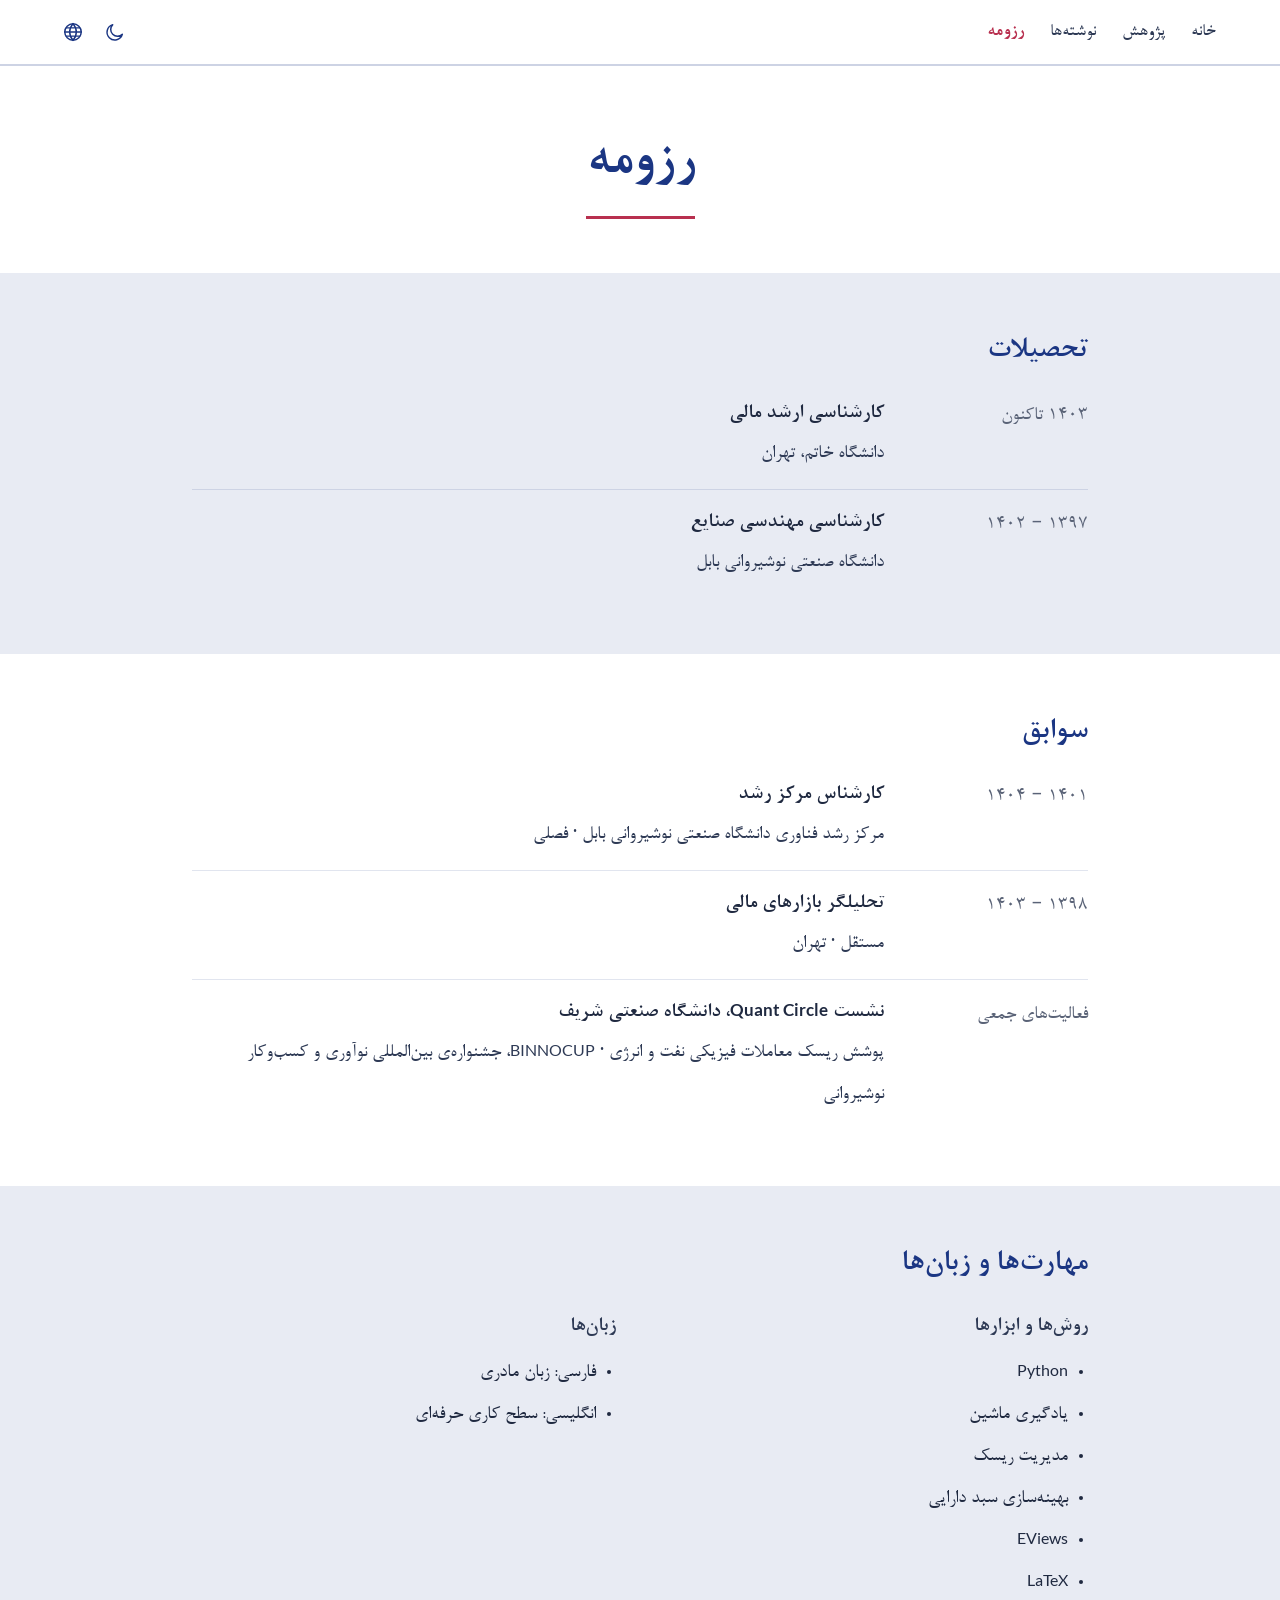
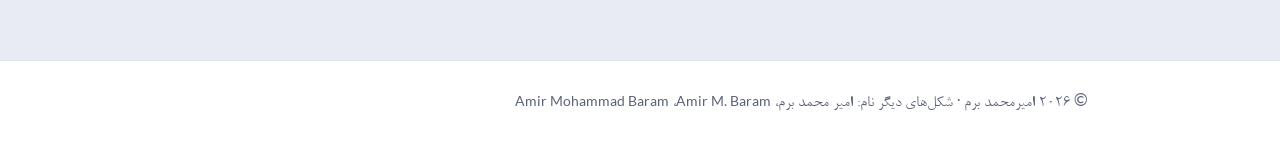
<file: fa/cv/index.html>
<!doctype html>
<html lang="fa" dir="rtl">
<head>
<meta charset="utf-8">
<meta name="viewport" content="width=device-width, initial-scale=1">
<title>رزومه — امیرمحمد برم (امیر محمد برم)</title>
<meta name="description" content="رزومه‌ی امیرمحمد برم (Amir M. Baram): کارشناسی ارشد مالی دانشگاه خاتم، کارشناسی مهندسی صنایع دانشگاه صنعتی نوشیروانی بابل، تحلیلگر مستقل بازارهای مالی، کارشناس مرکز رشد.">
<meta name="author" content="امیرمحمد برم">
<link rel="canonical" href="https://amirmbaram.com/fa/cv/">
<link rel="alternate" hreflang="en" href="https://amirmbaram.com/cv/">
<link rel="alternate" hreflang="fa" href="https://amirmbaram.com/fa/cv/">
<link rel="alternate" hreflang="x-default" href="https://amirmbaram.com/cv/">
<link rel="alternate" type="application/rss+xml" title="امیرمحمد برم — نوشته‌ها" href="https://amirmbaram.com/fa/writing/feed.xml">
<meta property="og:type" content="profile">
<meta property="og:site_name" content="Amir M. Baram">
<meta property="og:locale" content="fa_IR">
<meta property="og:locale:alternate" content="en_US">
<meta property="og:title" content="رزومه — امیرمحمد برم">
<meta property="og:description" content="کارشناسی ارشد مالی، دانشگاه خاتم · کارشناسی مهندسی صنایع · تحلیلگر بازارهای مالی">
<meta property="og:url" content="https://amirmbaram.com/fa/cv/">
<meta property="og:image" content="https://amirmbaram.com/amir-m-baram.jpg">
<meta name="twitter:card" content="summary">
<link rel="icon" href="/favicon.ico" sizes="48x48">
<link rel="icon" href="/icon-192.png" type="image/png" sizes="192x192">
<link rel="apple-touch-icon" href="/apple-touch-icon.png">
<link rel="preload" href="/assets/fonts/bnazanin-400.woff2" as="font" type="font/woff2" crossorigin>
<link rel="stylesheet" href="/assets/site.css">
<script>(function(d){d.className+=' js';try{var t=localStorage.getItem('theme');if(t==='dark'||t==='light')d.setAttribute('data-theme',t)}catch(e){}})(document.documentElement)</script>
<script type="application/ld+json">
{"@context":"https://schema.org","@type":"ProfilePage","name":"رزومه — امیرمحمد برم","url":"https://amirmbaram.com/fa/cv/","inLanguage":"fa","mainEntity":{"@id":"https://amirmbaram.com/#person"}}
</script>
</head>
<body>
<a class="skip" href="#main">رفتن به متن</a>

<header class="site-header">
  <div class="wrap">
    <button class="menu-btn" type="button" aria-label="منو" aria-expanded="false" aria-controls="menu"><svg viewBox="0 0 24 24" fill="none" stroke-width="2" stroke-linecap="round"><path d="M4 7h16M4 12h16M4 17h16"/></svg></button>
    <nav class="menu" id="menu" aria-label="منوی اصلی">
      <a href="/fa/">خانه</a>
      <a href="/fa/research/">پژوهش</a>
      <a href="/fa/writing/">نوشته‌ها</a>
      <a href="/fa/cv/" aria-current="page">رزومه</a>
    </nav>
    <div class="tools">
      <button class="theme-btn" type="button" aria-label="حالت تیره" title="حالت تیره" aria-pressed="false"><svg class="moon" viewBox="0 0 24 24" fill="none" stroke="currentColor" stroke-width="1.6" stroke-linecap="round" stroke-linejoin="round" aria-hidden="true"><path d="M20 14.5A8.5 8.5 0 1 1 9.5 4a7 7 0 0 0 10.5 10.5z"/></svg><svg class="sun" viewBox="0 0 24 24" fill="none" stroke="currentColor" stroke-width="1.6" stroke-linecap="round" aria-hidden="true"><circle cx="12" cy="12" r="4"/><path d="M12 2.5v2M12 19.5v2M2.5 12h2M19.5 12h2M5.3 5.3l1.4 1.4M17.3 17.3l1.4 1.4M5.3 18.7l1.4-1.4M17.3 6.7l1.4-1.4"/></svg></button>
      <details class="lang">
        <summary aria-label="زبان" title="زبان"><svg viewBox="0 0 24 24" fill="none" stroke="currentColor" stroke-width="1.6" stroke-linecap="round" aria-hidden="true"><circle cx="12" cy="12" r="9"/><path d="M3 12h18M4.6 7.5h14.8M4.6 16.5h14.8M12 3c2.4 2.6 3.6 5.6 3.6 9s-1.2 6.4-3.6 9c-2.4-2.6-3.6-5.6-3.6-9S9.6 5.6 12 3z"/></svg></summary>
        <ul><li><a href="/cv/" hreflang="en" lang="en">English</a></li><li><a href="/fa/cv/" hreflang="fa" lang="fa" aria-current="true">فارسی</a></li></ul>
      </details>
    </div>
  </div>
</header>

<main id="main">
  <div class="page-title">
    <div class="wrap">
      <h1>رزومه</h1>
    </div>
  </div>

  <section class="band grey" aria-labelledby="h-edu">
    <div class="wrap">
      <h2 id="h-edu">تحصیلات</h2>
      <ul class="rows">
        <li><span class="when">۱۴۰۳ تاکنون</span><div><h3>کارشناسی ارشد مالی</h3><div class="where">دانشگاه خاتم، تهران</div></div></li>
        <li><span class="when">۱۳۹۷ – ۱۴۰۲</span><div><h3>کارشناسی مهندسی صنایع</h3><div class="where">دانشگاه صنعتی نوشیروانی بابل</div></div></li>
      </ul>
    </div>
  </section>

  <section class="band" aria-labelledby="h-exp">
    <div class="wrap">
      <h2 id="h-exp">سوابق</h2>
      <ul class="rows">
        <li><span class="when">۱۴۰۱ – ۱۴۰۴</span><div><h3>کارشناس مرکز رشد</h3><div class="where">مرکز رشد فناوری دانشگاه صنعتی نوشیروانی بابل · فصلی</div></div></li>
        <li><span class="when">۱۳۹۸ – ۱۴۰۳</span><div><h3>تحلیلگر بازارهای مالی</h3><div class="where">مستقل · تهران</div></div></li>
        <li><span class="when">فعالیت‌های جمعی</span><div><h3>نشست <span class="en" lang="en">Quant Circle</span>، دانشگاه صنعتی شریف</h3><div class="where">پوشش ریسک معاملات فیزیکی نفت و انرژی · <span class="en" lang="en">BINNOCUP</span>، جشنواره‌ی بین‌المللی نوآوری و کسب‌وکار نوشیروانی</div></div></li>
      </ul>
    </div>
  </section>

  <section class="band grey" aria-labelledby="h-skills">
    <div class="wrap">
      <h2 id="h-skills">مهارت‌ها و زبان‌ها</h2>
      <div class="grid2">
        <div>
          <h3>روش‌ها و ابزارها</h3>
          <ul>
            <li><span class="en" lang="en">Python</span></li>
            <li>یادگیری ماشین</li>
            <li>مدیریت ریسک</li>
            <li>بهینه‌سازی سبد دارایی</li>
            <li><span class="en" lang="en">EViews</span></li>
            <li><span class="en" lang="en">LaTeX</span></li>
          </ul>
        </div>
        <div>
          <h3>زبان‌ها</h3>
          <ul>
            <li>فارسی: زبان مادری</li>
            <li>انگلیسی: سطح کاری حرفه‌ای</li>
          </ul>
        </div>
      </div>
    </div>
  </section>
</main>

<footer class="site-footer">
  <div class="wrap">© ۲۰۲۶ امیرمحمد برم · شکل‌های دیگر نام: امیر محمد برم، <span class="en" lang="en">Amir M. Baram</span>، <span class="en" lang="en">Amir Mohammad Baram</span></div>
</footer>
<script src="/assets/site.js"></script>
</body>
</html>
</file>
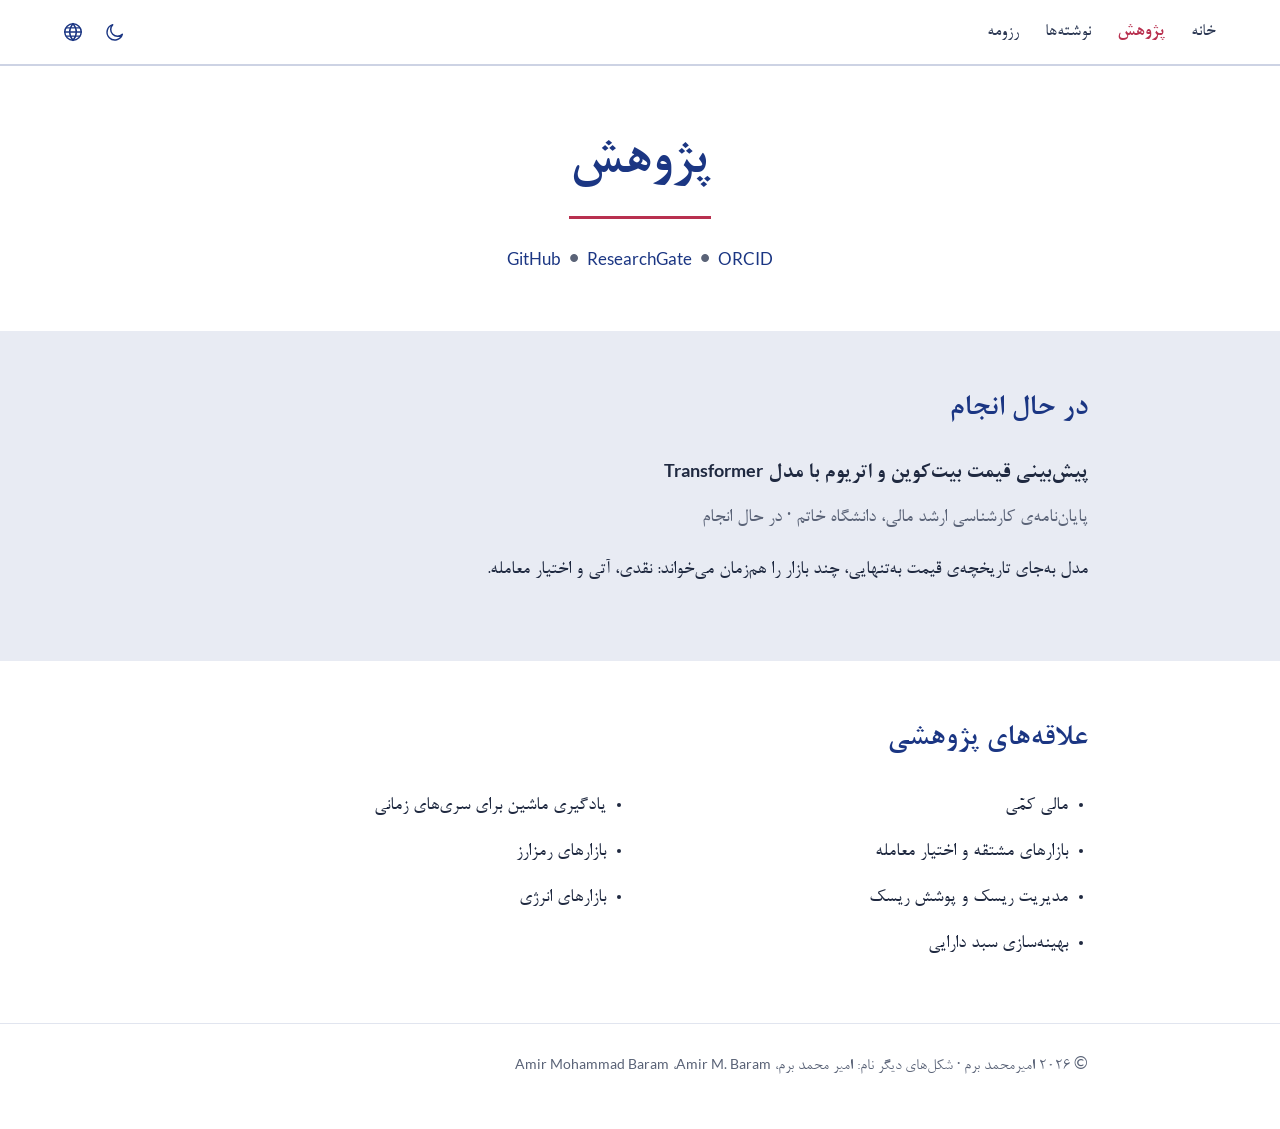
<file: fa/research/index.html>
<!doctype html>
<html lang="fa" dir="rtl">
<head>
<meta charset="utf-8">
<meta name="viewport" content="width=device-width, initial-scale=1">
<title>پژوهش — امیرمحمد برم (امیر محمد برم)</title>
<meta name="description" content="پژوهش امیرمحمد برم (Amir M. Baram): پایان‌نامه‌ی کارشناسی ارشد در دانشگاه خاتم درباره‌ی پیش‌بینی قیمت بیت‌کوین و اتریوم با مدل Transformer از روی بازار نقدی، آتی و اختیار معامله؛ علاقه به بازارهای مشتقه، مدیریت ریسک و بهینه‌سازی سبد دارایی.">
<meta name="author" content="امیرمحمد برم">
<link rel="canonical" href="https://amirmbaram.com/fa/research/">
<link rel="alternate" hreflang="en" href="https://amirmbaram.com/research/">
<link rel="alternate" hreflang="fa" href="https://amirmbaram.com/fa/research/">
<link rel="alternate" hreflang="x-default" href="https://amirmbaram.com/research/">
<link rel="alternate" type="application/rss+xml" title="امیرمحمد برم — نوشته‌ها" href="https://amirmbaram.com/fa/writing/feed.xml">
<meta property="og:type" content="website">
<meta property="og:site_name" content="Amir M. Baram">
<meta property="og:locale" content="fa_IR">
<meta property="og:locale:alternate" content="en_US">
<meta property="og:title" content="پژوهش — امیرمحمد برم">
<meta property="og:description" content="پیش‌بینی قیمت بیت‌کوین و اتریوم با مدل Transformer که بازار نقدی، آتی و اختیار معامله را هم‌زمان می‌خواند.">
<meta property="og:url" content="https://amirmbaram.com/fa/research/">
<meta property="og:image" content="https://amirmbaram.com/amir-m-baram.jpg">
<meta name="twitter:card" content="summary">
<link rel="icon" href="/favicon.ico" sizes="48x48">
<link rel="icon" href="/icon-192.png" type="image/png" sizes="192x192">
<link rel="apple-touch-icon" href="/apple-touch-icon.png">
<link rel="preload" href="/assets/fonts/bnazanin-400.woff2" as="font" type="font/woff2" crossorigin>
<link rel="stylesheet" href="/assets/site.css">
<script>(function(d){d.className+=' js';try{var t=localStorage.getItem('theme');if(t==='dark'||t==='light')d.setAttribute('data-theme',t)}catch(e){}})(document.documentElement)</script>
<script type="application/ld+json">
{"@context":"https://schema.org","@type":"WebPage","name":"پژوهش — امیرمحمد برم","url":"https://amirmbaram.com/fa/research/","inLanguage":"fa","about":{"@id":"https://amirmbaram.com/#person"},"author":{"@id":"https://amirmbaram.com/#person"}}
</script>
</head>
<body>
<a class="skip" href="#main">رفتن به متن</a>

<header class="site-header">
  <div class="wrap">
    <button class="menu-btn" type="button" aria-label="منو" aria-expanded="false" aria-controls="menu"><svg viewBox="0 0 24 24" fill="none" stroke-width="2" stroke-linecap="round"><path d="M4 7h16M4 12h16M4 17h16"/></svg></button>
    <nav class="menu" id="menu" aria-label="منوی اصلی">
      <a href="/fa/">خانه</a>
      <a href="/fa/research/" aria-current="page">پژوهش</a>
      <a href="/fa/writing/">نوشته‌ها</a>
      <a href="/fa/cv/">رزومه</a>
    </nav>
    <div class="tools">
      <button class="theme-btn" type="button" aria-label="حالت تیره" title="حالت تیره" aria-pressed="false"><svg class="moon" viewBox="0 0 24 24" fill="none" stroke="currentColor" stroke-width="1.6" stroke-linecap="round" stroke-linejoin="round" aria-hidden="true"><path d="M20 14.5A8.5 8.5 0 1 1 9.5 4a7 7 0 0 0 10.5 10.5z"/></svg><svg class="sun" viewBox="0 0 24 24" fill="none" stroke="currentColor" stroke-width="1.6" stroke-linecap="round" aria-hidden="true"><circle cx="12" cy="12" r="4"/><path d="M12 2.5v2M12 19.5v2M2.5 12h2M19.5 12h2M5.3 5.3l1.4 1.4M17.3 17.3l1.4 1.4M5.3 18.7l1.4-1.4M17.3 6.7l1.4-1.4"/></svg></button>
      <details class="lang">
        <summary aria-label="زبان" title="زبان"><svg viewBox="0 0 24 24" fill="none" stroke="currentColor" stroke-width="1.6" stroke-linecap="round" aria-hidden="true"><circle cx="12" cy="12" r="9"/><path d="M3 12h18M4.6 7.5h14.8M4.6 16.5h14.8M12 3c2.4 2.6 3.6 5.6 3.6 9s-1.2 6.4-3.6 9c-2.4-2.6-3.6-5.6-3.6-9S9.6 5.6 12 3z"/></svg></summary>
        <ul><li><a href="/research/" hreflang="en" lang="en">English</a></li><li><a href="/fa/research/" hreflang="fa" lang="fa" aria-current="true">فارسی</a></li></ul>
      </details>
    </div>
  </div>
</header>

<main id="main">
  <div class="page-title">
    <div class="wrap">
      <h1>پژوهش</h1>
      <p class="dots"><a href="https://orcid.org/0009-0007-6904-6348">ORCID</a><span class="sep">•</span><a href="https://www.researchgate.net/profile/Amir-Baram">ResearchGate</a><span class="sep">•</span><a href="https://github.com/theamirbaram">GitHub</a></p>
    </div>
  </div>

  <section class="band grey" aria-labelledby="h-wip">
    <div class="wrap work">
      <h2 id="h-wip">در حال انجام</h2>
      <h3>پیش‌بینی قیمت بیت‌کوین و اتریوم با مدل <span class="en" lang="en">Transformer</span></h3>
      <p class="meta">پایان‌نامه‌ی کارشناسی ارشد مالی، دانشگاه خاتم · در حال انجام</p>
      <p>مدل به‌جای تاریخچه‌ی قیمت به‌تنهایی، چند بازار را هم‌زمان می‌خواند: نقدی، آتی و اختیار معامله.</p>
    </div>
  </section>

  <section class="band" aria-labelledby="h-int">
    <div class="wrap">
      <h2 id="h-int">علاقه‌های پژوهشی</h2>
      <ul class="cols">
        <li>مالی کمّی</li>
        <li>بازارهای مشتقه و اختیار معامله</li>
        <li>مدیریت ریسک و پوشش ریسک</li>
        <li>بهینه‌سازی سبد دارایی</li>
        <li>یادگیری ماشین برای سری‌های زمانی</li>
        <li>بازارهای رمزارز</li>
        <li>بازارهای انرژی</li>
      </ul>
    </div>
  </section>
</main>

<footer class="site-footer">
  <div class="wrap">© ۲۰۲۶ امیرمحمد برم · شکل‌های دیگر نام: امیر محمد برم، <span class="en" lang="en">Amir M. Baram</span>، <span class="en" lang="en">Amir Mohammad Baram</span></div>
</footer>
<script src="/assets/site.js"></script>
</body>
</html>
</file>
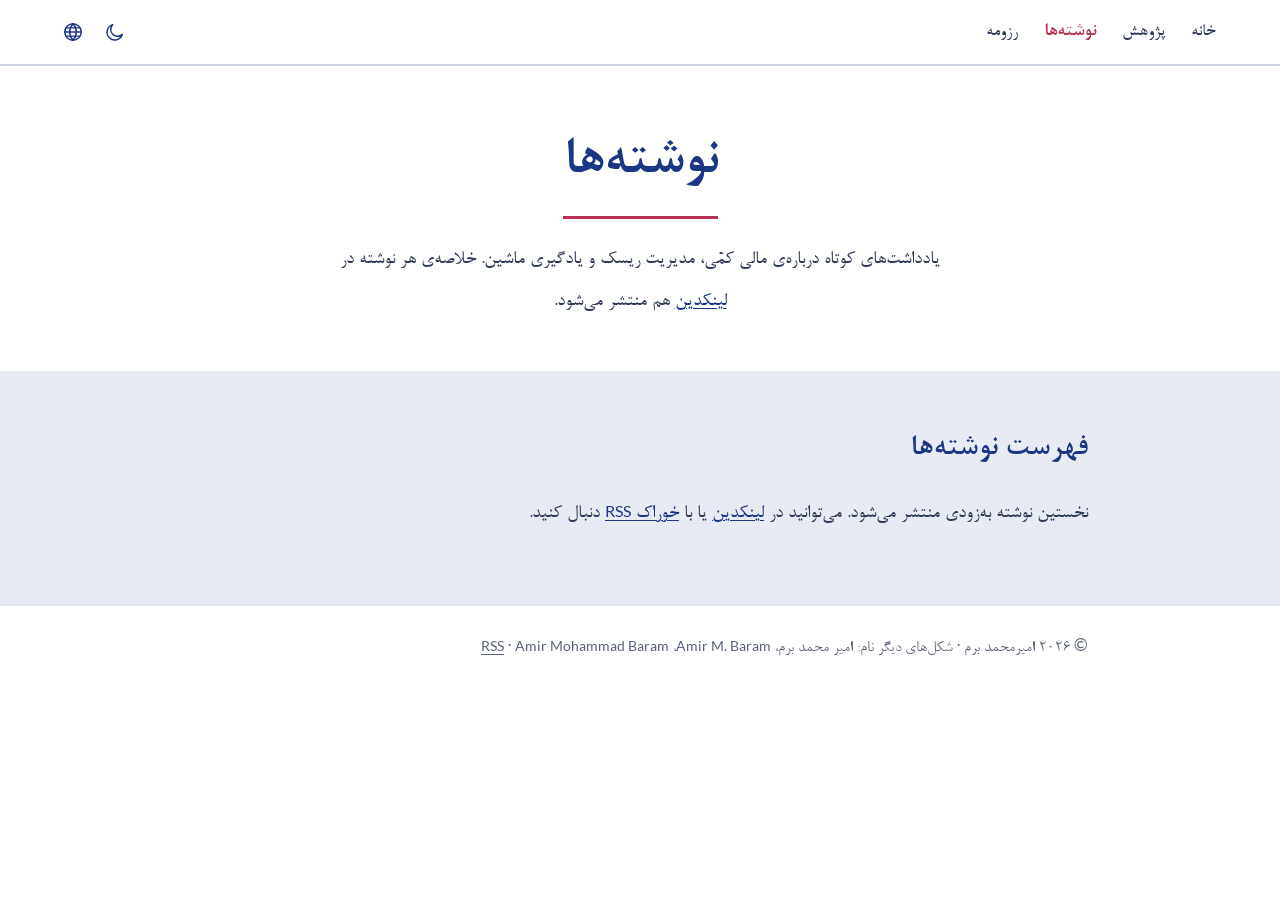
<file: fa/writing/index.html>
<!doctype html>
<html lang="fa" dir="rtl">
<head>
<meta charset="utf-8">
<meta name="viewport" content="width=device-width, initial-scale=1">
<title>نوشته‌ها — امیرمحمد برم (امیر محمد برم)</title>
<meta name="description" content="نوشته‌های امیرمحمد برم (Amir M. Baram): یادداشت‌های کوتاه درباره‌ی مالی کمّی، مدیریت ریسک و یادگیری ماشین.">
<meta name="author" content="امیرمحمد برم">
<link rel="canonical" href="https://amirmbaram.com/fa/writing/">
<link rel="alternate" hreflang="en" href="https://amirmbaram.com/writing/">
<link rel="alternate" hreflang="fa" href="https://amirmbaram.com/fa/writing/">
<link rel="alternate" hreflang="x-default" href="https://amirmbaram.com/writing/">
<link rel="alternate" type="application/rss+xml" title="امیرمحمد برم — نوشته‌ها" href="https://amirmbaram.com/fa/writing/feed.xml">
<meta property="og:type" content="website">
<meta property="og:site_name" content="Amir M. Baram">
<meta property="og:locale" content="fa_IR">
<meta property="og:locale:alternate" content="en_US">
<meta property="og:title" content="نوشته‌ها — امیرمحمد برم">
<meta property="og:description" content="یادداشت‌های کوتاه درباره‌ی مالی کمّی، مدیریت ریسک و یادگیری ماشین.">
<meta property="og:url" content="https://amirmbaram.com/fa/writing/">
<meta property="og:image" content="https://amirmbaram.com/amir-m-baram.jpg">
<meta name="twitter:card" content="summary">
<link rel="icon" href="/favicon.ico" sizes="48x48">
<link rel="icon" href="/icon-192.png" type="image/png" sizes="192x192">
<link rel="apple-touch-icon" href="/apple-touch-icon.png">
<link rel="preload" href="/assets/fonts/bnazanin-400.woff2" as="font" type="font/woff2" crossorigin>
<link rel="stylesheet" href="/assets/site.css">
<script>(function(d){d.className+=' js';try{var t=localStorage.getItem('theme');if(t==='dark'||t==='light')d.setAttribute('data-theme',t)}catch(e){}})(document.documentElement)</script>
<script type="application/ld+json">
{"@context":"https://schema.org","@type":"CollectionPage","name":"نوشته‌ها — امیرمحمد برم","url":"https://amirmbaram.com/fa/writing/","inLanguage":"fa","about":{"@id":"https://amirmbaram.com/#person"},"author":{"@id":"https://amirmbaram.com/#person"}}
</script>
</head>
<body>
<a class="skip" href="#main">رفتن به متن</a>

<header class="site-header">
  <div class="wrap">
    <button class="menu-btn" type="button" aria-label="منو" aria-expanded="false" aria-controls="menu"><svg viewBox="0 0 24 24" fill="none" stroke-width="2" stroke-linecap="round"><path d="M4 7h16M4 12h16M4 17h16"/></svg></button>
    <nav class="menu" id="menu" aria-label="منوی اصلی">
      <a href="/fa/">خانه</a>
      <a href="/fa/research/">پژوهش</a>
      <a href="/fa/writing/" aria-current="page">نوشته‌ها</a>
      <a href="/fa/cv/">رزومه</a>
    </nav>
    <div class="tools">
      <button class="theme-btn" type="button" aria-label="حالت تیره" title="حالت تیره" aria-pressed="false"><svg class="moon" viewBox="0 0 24 24" fill="none" stroke="currentColor" stroke-width="1.6" stroke-linecap="round" stroke-linejoin="round" aria-hidden="true"><path d="M20 14.5A8.5 8.5 0 1 1 9.5 4a7 7 0 0 0 10.5 10.5z"/></svg><svg class="sun" viewBox="0 0 24 24" fill="none" stroke="currentColor" stroke-width="1.6" stroke-linecap="round" aria-hidden="true"><circle cx="12" cy="12" r="4"/><path d="M12 2.5v2M12 19.5v2M2.5 12h2M19.5 12h2M5.3 5.3l1.4 1.4M17.3 17.3l1.4 1.4M5.3 18.7l1.4-1.4M17.3 6.7l1.4-1.4"/></svg></button>
      <details class="lang">
        <summary aria-label="زبان" title="زبان"><svg viewBox="0 0 24 24" fill="none" stroke="currentColor" stroke-width="1.6" stroke-linecap="round" aria-hidden="true"><circle cx="12" cy="12" r="9"/><path d="M3 12h18M4.6 7.5h14.8M4.6 16.5h14.8M12 3c2.4 2.6 3.6 5.6 3.6 9s-1.2 6.4-3.6 9c-2.4-2.6-3.6-5.6-3.6-9S9.6 5.6 12 3z"/></svg></summary>
        <ul><li><a href="/writing/" hreflang="en" lang="en">English</a></li><li><a href="/fa/writing/" hreflang="fa" lang="fa" aria-current="true">فارسی</a></li></ul>
      </details>
    </div>
  </div>
</header>

<main id="main">
  <div class="page-title">
    <div class="wrap">
      <h1>نوشته‌ها</h1>
      <p class="sub">یادداشت‌های کوتاه درباره‌ی مالی کمّی، مدیریت ریسک و یادگیری ماشین. خلاصه‌ی هر نوشته در <a href="https://www.linkedin.com/in/amirmbaram/">لینکدین</a> هم منتشر می‌شود.</p>
    </div>
  </div>

  <section class="band grey" aria-labelledby="h-posts">
    <div class="wrap">
      <h2 id="h-posts">فهرست نوشته‌ها</h2>
      <!-- تازه‌ترین در بالا. برای هر نوشته یک <li>:
      <li><span class="d">مهر ۱۴۰۵</span><div><h3><a href="/fa/writing/SLUG/">عنوان</a></h3><p>خلاصه در یک خط</p></div></li>
      -->
      <ul class="posts">
      </ul>
      <p class="empty">نخستین نوشته به‌زودی منتشر می‌شود. می‌توانید در <a href="https://www.linkedin.com/in/amirmbaram/">لینکدین</a> یا با <a href="/fa/writing/feed.xml">خوراک <span class="en" lang="en">RSS</span></a> دنبال کنید.</p>
    </div>
  </section>
</main>

<footer class="site-footer">
  <div class="wrap">© ۲۰۲۶ امیرمحمد برم · شکل‌های دیگر نام: امیر محمد برم، <span class="en" lang="en">Amir M. Baram</span>، <span class="en" lang="en">Amir Mohammad Baram</span> · <a href="/fa/writing/feed.xml" class="en">RSS</a></div>
</footer>
<script src="/assets/site.js"></script>
</body>
</html>
</file>
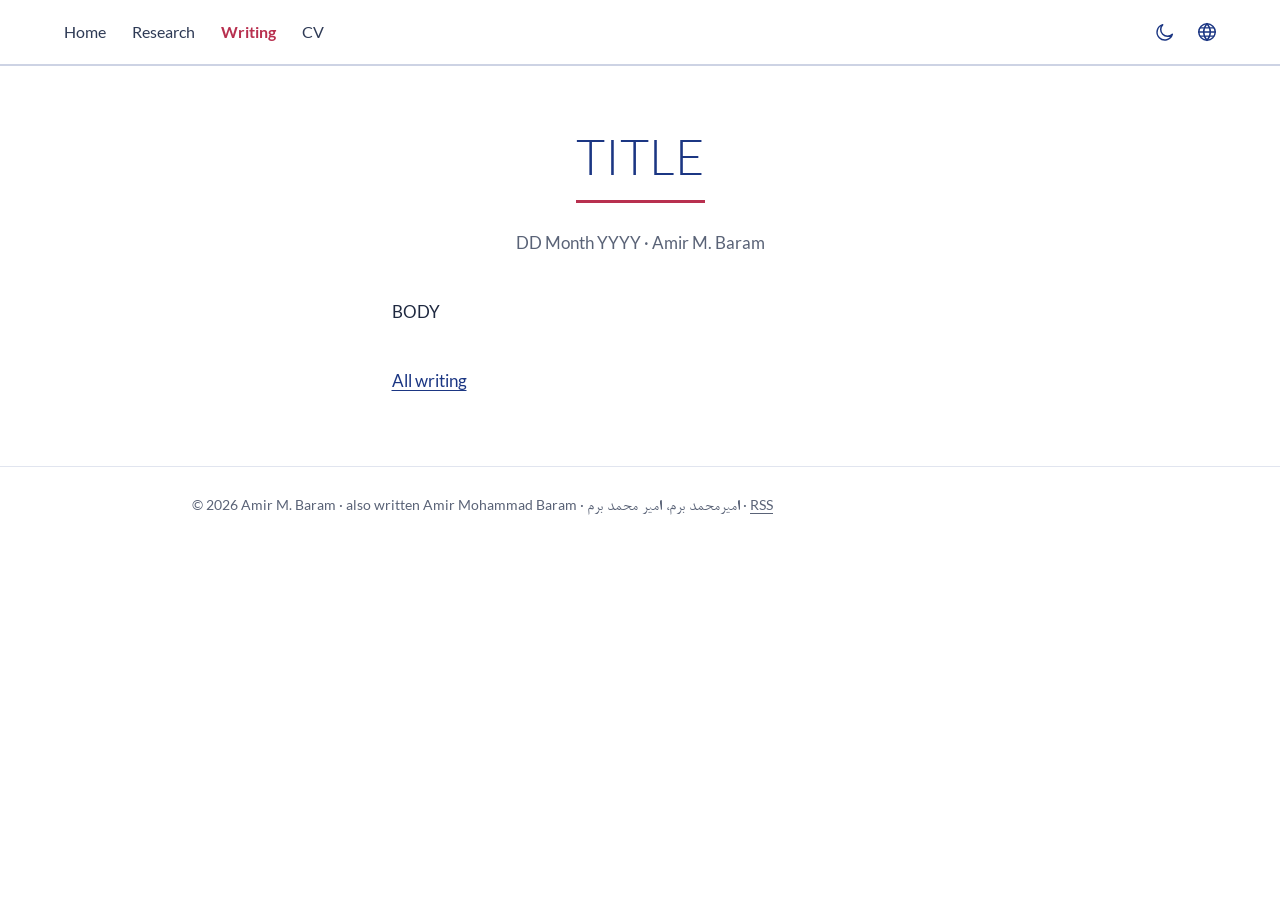
<file: _templates/post.html>
<!doctype html>
<!--
  Template for one Writing post. Folders starting with "_" are not published by GitHub Pages.
  To publish a post:
   1. Copy this file to writing/SLUG/index.html (Persian: fa/writing/SLUG/index.html, set lang="fa" dir="rtl",
      the Persian nav and footer from fa/writing/index.html, and the Persian fonts link).
   2. Replace every UPPERCASE placeholder. DESCRIPTION is the text LinkedIn shows in the link preview (~150 characters).
      For a post image, put a 1200x630 JPG next to index.html, point og:image at it and switch twitter:card to summary_large_image.
   3. Add a <li> to writing/index.html and remove the "first post is on its way" paragraph.
   4. Add an <item> to writing/feed.xml.
   5. Add the page to sitemap.xml (with hreflang pairs if there is a translation).
   6. Optionally add a line to the News band on the home page.
   7. After pushing: check the live URL, request indexing in Search Console, and test the preview in LinkedIn's Post Inspector
      (https://www.linkedin.com/post-inspector/).
-->
<html lang="en">
<head>
<meta charset="utf-8">
<meta name="viewport" content="width=device-width, initial-scale=1">
<title>TITLE — Amir M. Baram</title>
<meta name="description" content="DESCRIPTION">
<meta name="author" content="Amir M. Baram">
<link rel="canonical" href="https://amirmbaram.com/writing/SLUG/">
<link rel="alternate" type="application/rss+xml" title="Amir M. Baram — Writing" href="https://amirmbaram.com/writing/feed.xml">
<meta property="og:type" content="article">
<meta property="og:locale" content="en_US">
<meta property="og:site_name" content="Amir M. Baram">
<meta property="og:title" content="TITLE">
<meta property="og:description" content="DESCRIPTION">
<meta property="og:url" content="https://amirmbaram.com/writing/SLUG/">
<meta property="og:image" content="https://amirmbaram.com/amir-m-baram.jpg">
<meta property="article:published_time" content="YYYY-MM-DD">
<meta property="article:author" content="https://amirmbaram.com/">
<meta name="twitter:card" content="summary">
<link rel="icon" href="/favicon.ico" sizes="48x48">
<link rel="icon" href="/icon-192.png" type="image/png" sizes="192x192">
<link rel="apple-touch-icon" href="/apple-touch-icon.png">
<link rel="stylesheet" href="/assets/site.css">
<script>(function(d){d.className+=' js';try{var t=localStorage.getItem('theme');if(t==='dark'||t==='light')d.setAttribute('data-theme',t)}catch(e){}})(document.documentElement)</script>
<script type="application/ld+json">
{"@context":"https://schema.org","@type":"BlogPosting","headline":"TITLE","description":"DESCRIPTION","datePublished":"YYYY-MM-DD","inLanguage":"en","url":"https://amirmbaram.com/writing/SLUG/","mainEntityOfPage":"https://amirmbaram.com/writing/SLUG/","image":"https://amirmbaram.com/amir-m-baram.jpg","author":{"@id":"https://amirmbaram.com/#person"}}
</script>
</head>
<body>
<a class="skip" href="#main">Skip to content</a>

<header class="site-header">
  <div class="wrap">
    <button class="menu-btn" type="button" aria-label="Menu" aria-expanded="false" aria-controls="menu"><svg viewBox="0 0 24 24" fill="none" stroke-width="2" stroke-linecap="round"><path d="M4 7h16M4 12h16M4 17h16"/></svg></button>
    <nav class="menu" id="menu" aria-label="Main">
      <a href="/">Home</a>
      <a href="/research/">Research</a>
      <a href="/writing/" aria-current="page">Writing</a>
      <a href="/cv/">CV</a>
    </nav>
    <div class="tools">
      <button class="theme-btn" type="button" aria-label="Dark mode" title="Dark mode" aria-pressed="false"><svg class="moon" viewBox="0 0 24 24" fill="none" stroke="currentColor" stroke-width="1.6" stroke-linecap="round" stroke-linejoin="round" aria-hidden="true"><path d="M20 14.5A8.5 8.5 0 1 1 9.5 4a7 7 0 0 0 10.5 10.5z"/></svg><svg class="sun" viewBox="0 0 24 24" fill="none" stroke="currentColor" stroke-width="1.6" stroke-linecap="round" aria-hidden="true"><circle cx="12" cy="12" r="4"/><path d="M12 2.5v2M12 19.5v2M2.5 12h2M19.5 12h2M5.3 5.3l1.4 1.4M17.3 17.3l1.4 1.4M5.3 18.7l1.4-1.4M17.3 6.7l1.4-1.4"/></svg></button>
      <details class="lang">
        <summary aria-label="Language" title="Language"><svg viewBox="0 0 24 24" fill="none" stroke="currentColor" stroke-width="1.6" stroke-linecap="round" aria-hidden="true"><circle cx="12" cy="12" r="9"/><path d="M3 12h18M4.6 7.5h14.8M4.6 16.5h14.8M12 3c2.4 2.6 3.6 5.6 3.6 9s-1.2 6.4-3.6 9c-2.4-2.6-3.6-5.6-3.6-9S9.6 5.6 12 3z"/></svg></summary>
        <ul><li><a href="/writing/SLUG/" hreflang="en" lang="en" aria-current="true">English</a></li><li><a href="/fa/writing/" hreflang="fa" lang="fa">فارسی</a></li></ul>
      </details>
    </div>
  </div>
</header>

<main id="main">
  <div class="page-title">
    <div class="wrap"><h1>TITLE</h1></div>
  </div>
  <article class="band" style="padding-top:0">
    <div class="wrap post">
      <p class="meta"><time datetime="YYYY-MM-DD">DD Month YYYY</time> · Amir M. Baram</p>
      <p>BODY</p>
      <p class="back"><a href="/writing/">All writing</a></p>
    </div>
  </article>
</main>

<footer class="site-footer">
  <div class="wrap">© 2026 Amir M. Baram · also written Amir Mohammad Baram · <span class="fa-in" lang="fa" dir="rtl">امیرمحمد برم، امیر محمد برم</span> · <a href="/writing/feed.xml">RSS</a></div>
</footer>
<script src="/assets/site.js"></script>
</body>
</html>
</file>
<file: assets/site.css>
/* amirmbaram.com - one stylesheet for every page, English and Persian.
   Layout after lhpedersen.com: white header, centred page title, white / tinted / grey
   full-width bands. Tuned for easy reading (11 Oct 2026): dark text on light grounds only,
   near-black text, regular-weight menu. Text fills the content column, which grows with the
   window up to --wrap (Amir, 11 Oct: text should widen with the window); only a single post keeps
   a reading measure. */
/* Fonts are served from this site (assets/fonts/), so phones show the same type as a
   laptop with B Nazanin installed: Lato for Latin, B Nazanin for Persian. */
@font-face{font-family:"Lato";font-weight:300;font-display:swap;src:url(fonts/lato-300-latin-ext.woff2) format("woff2");unicode-range:U+0100-02BA, U+02BD-02C5, U+02C7-02CC, U+02CE-02D7, U+02DD-02FF, U+0304, U+0308, U+0329, U+1D00-1DBF, U+1E00-1E9F, U+1EF2-1EFF, U+2020, U+20A0-20AB, U+20AD-20C4, U+2113, U+2C60-2C7F, U+A720-A7FF}
@font-face{font-family:"Lato";font-weight:300;font-display:swap;src:url(fonts/lato-300-latin.woff2) format("woff2");unicode-range:U+0000-00FF, U+0131, U+0152-0153, U+02BB-02BC, U+02C6, U+02DA, U+02DC, U+0304, U+0308, U+0329, U+2000-206F, U+20AC, U+2122, U+2191, U+2193, U+2212, U+2215, U+FEFF, U+FFFD}
@font-face{font-family:"Lato";font-weight:400;font-display:swap;src:url(fonts/lato-400-latin-ext.woff2) format("woff2");unicode-range:U+0100-02BA, U+02BD-02C5, U+02C7-02CC, U+02CE-02D7, U+02DD-02FF, U+0304, U+0308, U+0329, U+1D00-1DBF, U+1E00-1E9F, U+1EF2-1EFF, U+2020, U+20A0-20AB, U+20AD-20C4, U+2113, U+2C60-2C7F, U+A720-A7FF}
@font-face{font-family:"Lato";font-weight:400;font-display:swap;src:url(fonts/lato-400-latin.woff2) format("woff2");unicode-range:U+0000-00FF, U+0131, U+0152-0153, U+02BB-02BC, U+02C6, U+02DA, U+02DC, U+0304, U+0308, U+0329, U+2000-206F, U+20AC, U+2122, U+2191, U+2193, U+2212, U+2215, U+FEFF, U+FFFD}
@font-face{font-family:"Lato";font-weight:700;font-display:swap;src:url(fonts/lato-700-latin-ext.woff2) format("woff2");unicode-range:U+0100-02BA, U+02BD-02C5, U+02C7-02CC, U+02CE-02D7, U+02DD-02FF, U+0304, U+0308, U+0329, U+1D00-1DBF, U+1E00-1E9F, U+1EF2-1EFF, U+2020, U+20A0-20AB, U+20AD-20C4, U+2113, U+2C60-2C7F, U+A720-A7FF}
@font-face{font-family:"Lato";font-weight:700;font-display:swap;src:url(fonts/lato-700-latin.woff2) format("woff2");unicode-range:U+0000-00FF, U+0131, U+0152-0153, U+02BB-02BC, U+02C6, U+02DA, U+02DC, U+0304, U+0308, U+0329, U+2000-206F, U+20AC, U+2122, U+2191, U+2193, U+2212, U+2215, U+FEFF, U+FFFD}
@font-face{font-family:"B Nazanin Web";font-weight:400;font-display:swap;src:url(fonts/bnazanin-400.woff2) format("woff2")}
@font-face{font-family:"B Nazanin Web";font-weight:700;font-display:swap;src:url(fonts/bnazanin-700.woff2) format("woff2")}
:root{
  /* Amir's palette ج (control vault, _assets/figure-palette.md): Khatam blue + crimson */
  --blue:#1B3683;        /* titles, headings, links, news dates */
  --accent:#B8304F;      /* crimson: current page, hover, the rule under the title */
  --grey:#E8EBF3;        /* tinted bands */
  --ink:#1F2940; --ink-2:#2E3A55; --muted:#5A6377;   /* body text: palette navy, darkened */
  --line:#E1E5EF; --line-grey:#CDD3E4;
  --bg:#fff;              /* page, header, drop-down */
  --shadow:rgba(27,54,131,.28); --shadow-soft:rgba(27,54,131,.14);
  color-scheme:light;
  --f-en:"Lato",-apple-system,"Segoe UI",Helvetica,Arial,sans-serif;
  --f-fa:"B Nazanin Web","B Nazanin","Lato",Tahoma,serif;
  --wrap:960px;
  /* Persian sizes are set for B Nazanin, which every visitor now gets from the site. */
  --fs:1; --fa-lh:2.05;
  --measure:33em;        /* ~75 characters of Lato: used only for a single post */
}
/* Dark mode: follows the device setting; the button in the header overrides it and the
   choice is kept in localStorage ("theme"). Colours are palette ج lightened for a dark
   ground - every text colour is at least 6:1 against both the page and the grey bands. */
:root[data-theme="dark"]{
  --bg:#10141D; --grey:#1A2131; --ink:#E2E6EE; --ink-2:#C5CCDA; --muted:#97A0B3;
  --blue:#8EA6EE; --accent:#EE7C96; --line:#252D40; --line-grey:#2F3850;
  --shadow:rgba(0,0,0,.55); --shadow-soft:rgba(0,0,0,.45); color-scheme:dark;
}
@media (prefers-color-scheme:dark){
  :root:not([data-theme="light"]){
    --bg:#10141D; --grey:#1A2131; --ink:#E2E6EE; --ink-2:#C5CCDA; --muted:#97A0B3;
    --blue:#8EA6EE; --accent:#EE7C96; --line:#252D40; --line-grey:#2F3850;
    --shadow:rgba(0,0,0,.55); --shadow-soft:rgba(0,0,0,.45); color-scheme:dark;
  }
}
*{box-sizing:border-box}
html{-webkit-text-size-adjust:100%}
body{margin:0;background:var(--bg);color:var(--ink);font:400 17px/1.7 var(--f-en)}
html[lang="fa"] body{font:400 calc(20.5px*var(--fs))/var(--fa-lh) var(--f-fa)}
html[lang="fa"]{--measure:27em}   /* ~80 Persian characters */
.wrap{max-width:var(--wrap);margin:0 auto;padding:0 32px}
a{color:var(--blue);text-decoration:underline;text-decoration-thickness:1px;text-underline-offset:3px}
a:hover{color:var(--accent)}
p{margin:0 0 14px}
img{max-width:100%}
.fa-in{font-family:var(--f-fa);font-size:calc(1.22em*var(--fs));line-height:1;unicode-bidi:isolate}
.en{font-family:var(--f-en);font-size:calc(.8em/var(--fs));direction:ltr;unicode-bidi:isolate}   /* Latin words inside Persian text */
.skip{position:absolute;inset-inline-start:-999px;top:8px;background:var(--bg);padding:8px 12px;z-index:20}
.skip:focus{inset-inline-start:8px}

/* ---- header: stays white, with a clear rule under it and a soft shadow once the page scrolls ---- */
.site-header{position:sticky;top:0;z-index:10;background:var(--bg);border-bottom:2px solid var(--line-grey);transition:box-shadow .2s ease}
.site-header.scrolled{box-shadow:0 6px 18px var(--shadow)}
.site-header .wrap{max-width:1240px;display:flex;align-items:center;gap:8px;min-height:64px}
.menu{display:flex;align-items:center;flex-wrap:wrap;gap:2px}
.menu a{font:400 16px/1 var(--f-en);color:var(--ink-2);text-decoration:none;padding:12px 12px;white-space:nowrap;transition:color .15s ease}
.menu a:hover{color:var(--blue)}
.menu a[aria-current="page"]{color:var(--accent);font-weight:700}
html[lang="fa"] .menu a{font:400 calc(19px*var(--fs))/1 var(--f-fa)}
html[lang="fa"] .menu a[aria-current="page"]{font-weight:700}
/* language switch: globe with a small drop-down (English / فارسی), centred under the globe */
.tools{margin-inline-start:auto;display:flex;align-items:center}
.lang{position:relative}
.theme-btn{background:none;border:0;padding:10px;cursor:pointer;color:var(--blue);transition:color .15s ease}
.theme-btn:hover{color:var(--accent)}
.theme-btn svg{display:block;width:22px;height:22px}
.theme-btn .sun{display:none}
:root[data-theme="dark"] .theme-btn .sun{display:block}
:root[data-theme="dark"] .theme-btn .moon{display:none}
@media (prefers-color-scheme:dark){:root:not([data-theme="light"]) .theme-btn .sun{display:block}:root:not([data-theme="light"]) .theme-btn .moon{display:none}}
.lang summary{list-style:none;cursor:pointer;display:flex;align-items:center;padding:10px;color:var(--blue);transition:color .15s ease}
.lang summary::-webkit-details-marker{display:none}
.lang summary svg{display:block;width:22px;height:22px}
.lang summary:hover,.lang[open] summary{color:var(--accent)}
/* focus ring only for keyboard use, in the accent colour */
.lang summary:focus:not(:focus-visible){outline:none}
.lang summary:focus-visible,.theme-btn:focus-visible,.menu-btn:focus-visible{outline:2px solid var(--accent);outline-offset:-2px;border-radius:4px}
.lang ul{position:absolute;top:calc(100% + 4px);left:50%;transform:translateX(-50%);z-index:20;margin:0;padding:4px 0;list-style:none;width:max-content;text-align:center;background:var(--bg);border:1px solid var(--line-grey);box-shadow:0 8px 20px var(--shadow-soft)}
.lang li a{display:block;padding:6px 16px;color:var(--ink);text-decoration:none;font:400 16px/1.5 var(--f-en)}
.lang li a:lang(fa){font:400 calc(19px*var(--fs))/1.5 var(--f-fa)}
.lang li a:hover{background:var(--grey);color:var(--ink)}
.lang li a[aria-current]{color:var(--accent);font-weight:700}
.menu-btn{display:none;background:none;border:0;padding:10px;margin-inline-start:-10px;cursor:pointer;color:var(--ink-2)}
.menu-btn svg{display:block;width:24px;height:24px;stroke:currentColor}

/* ---- page title ---- */
.page-title{text-align:center;padding:60px 0 48px}
.page-title h1{display:inline-block;font:300 clamp(36px,5vw,50px)/1.2 var(--f-en);color:var(--blue);margin:0}
.page-title h1::after{content:"";display:block;width:100%;height:3px;background:var(--accent);margin:14px 0 6px}  /* as wide as the title */
.page-title .fa-name{font:600 calc(30px*var(--fs))/1.5 var(--f-fa);color:var(--ink-2);margin:10px auto 0}
.page-title .lat{font:300 24px/1.4 var(--f-en);color:var(--ink-2);margin:6px auto 0;direction:ltr;unicode-bidi:isolate}
.page-title .role{font:400 16px/1.6 var(--f-en);letter-spacing:.02em;color:var(--muted);max-width:62ch;margin:14px auto 0}   /* role line under the name, both languages */
html[lang="fa"] .page-title .role{font:400 calc(19px*var(--fs))/1.8 var(--f-fa);letter-spacing:0}
.page-title .role .sep{font:700 16px/1 var(--f-en);margin:0 .35em;opacity:.8}   /* "·" from the Latin font: B Nazanin draws it off-centre */
.page-title .sub{max-width:62ch;margin:14px auto 0;color:var(--ink-2)}
.page-title .dots{margin:16px auto 0;max-width:70ch}
html[lang="fa"] .page-title h1{font:600 clamp(calc(40px*var(--fs)),calc(6vw*var(--fs)),calc(56px*var(--fs)))/1.35 var(--f-fa)}

/* ---- bands ---- */
.band{padding:56px 0}
.band.grey{background:var(--grey)}
.band.tint{background:var(--grey)}   /* the News band: same ground as the grey bands, no top edge (Amir, 18 Oct 2026) */
h2{font:400 26px/1.35 var(--f-en);color:var(--blue);margin:0 0 20px}
h3{margin:0}
html[lang="fa"] h2{font:600 calc(31px*var(--fs))/1.5 var(--f-fa)}

/* home: bio */
.bio{display:grid;grid-template-columns:270px 1fr;gap:48px;align-items:start}
.bio img{display:block;width:100%;height:auto}
.bio .lead{font-size:18.5px;color:var(--ink-2)}
html[lang="fa"] .bio .lead{font-size:calc(22px*var(--fs))}

/* home: "At a glance" facts, a plain list that search and answer engines can quote (both languages) */
.band.grey + .band.grey{border-top:1px solid var(--line-grey)}   /* facts and contact are both grey: a rule between them */
#facts .lead{font-size:18.5px;color:var(--ink-2)}
html[lang="fa"] #facts .lead{font-size:calc(22px*var(--fs))}
.facts{display:grid;grid-template-columns:150px 1fr;gap:8px 24px;margin:22px 0 0}
.facts dt{color:var(--muted)}
.facts dd{margin:0}
.facts .fa-in,.facts .en{white-space:nowrap}   /* a name in the other script stays on one line */
html[lang="fa"] .facts{grid-template-columns:170px 1fr}

/* home: contact, centred (both languages) */
#contact{text-align:center}
#contact .dots{justify-content:center}

/* home: news */
.news{list-style:none;margin:0;padding:0}
.news li{display:grid;grid-template-columns:130px 1fr;gap:18px;padding:8px 0}
.news .d{font-weight:700;color:var(--blue);white-space:nowrap}
html[lang="fa"] .news li{grid-template-columns:150px 1fr}

/* links separated by dots: underlined only on hover */
.dots{display:flex;flex-wrap:wrap;align-items:baseline;row-gap:2px}
.page-title .dots{justify-content:center}
.dots a{white-space:nowrap;text-decoration:none}
.dots a:hover{text-decoration:underline}
.dots .sep{color:var(--muted);padding:0 7px}
html[lang="fa"] .dots a{font:400 16.5px/1.7 var(--f-en);unicode-bidi:isolate}

/* research */
.work h3{font:700 18.5px/1.5 var(--f-en)}
.work .meta{color:var(--muted);margin:2px 0 10px}
html[lang="fa"] .work h3{font:700 calc(23px*var(--fs))/1.8 var(--f-fa)}
.cols{columns:2;column-gap:48px;margin:0;padding-inline-start:20px}
.cols li{break-inside:avoid;padding:2px 0}

/* cv rows */
.rows{list-style:none;margin:0;padding:0}
.rows li{display:grid;grid-template-columns:180px 1fr;gap:24px;padding:14px 0;border-top:1px solid var(--line)}
.band.grey .rows li{border-top-color:var(--line-grey)}
.rows li:first-child{border-top:0;padding-top:0}
.rows .when{color:var(--muted)}
.rows h3{font:700 17px/1.6 var(--f-en)}
.rows .where{color:var(--ink-2)}
html[lang="fa"] .rows h3{font:700 calc(21px*var(--fs))/1.8 var(--f-fa)}
.grid2{display:grid;grid-template-columns:1fr 1fr;gap:48px}
.grid2 h3{font:700 17px/1.6 var(--f-en);color:var(--ink-2);margin:0 0 6px}
.grid2 ul{margin:0;padding-inline-start:20px}
html[lang="fa"] .grid2 h3{font:700 calc(21px*var(--fs))/1.8 var(--f-fa)}

/* writing */
.posts{list-style:none;margin:0;padding:0}
.posts li{display:grid;grid-template-columns:130px 1fr;gap:18px;padding:14px 0;border-top:1px solid var(--line-grey)}
.posts li:first-child{border-top:0;padding-top:0}
.posts .d{color:var(--muted)}
.posts h3{font:700 18.5px/1.5 var(--f-en)}
.posts p{margin:4px 0 0}
.empty{color:var(--ink-2)}

/* a single post */
.post{max-width:var(--measure);margin:0 auto}
.post .meta{color:var(--muted);text-align:center;margin:-28px 0 40px}
.post h2{margin-top:36px}
.post figure{margin:28px 0}
.post figcaption{color:var(--muted);font-size:14.5px;margin-top:6px}
.post .back{margin-top:40px}

/* ---- footer ---- */
.site-footer{border-top:1px solid var(--line);padding:26px 0 44px;color:var(--muted);font-size:14px}
.site-footer a{color:var(--muted)}
html[lang="fa"] .site-footer{font-size:calc(17px*var(--fs))}

/* ---- narrow screens ---- */
@media (max-width:760px){
  .wrap{padding:0 20px}
  .site-header .wrap{flex-wrap:wrap;min-height:56px}
  .tools{order:1}
  /* phones: the globe sits ~42px from the screen edge, so the centred drop-down is a little narrower and nudged 5px inward to keep a gap */
  .lang li a{padding:6px 12px}
  .lang ul{transform:translateX(calc(-50% - 5px))}
  html[dir="rtl"] .lang ul{transform:translateX(calc(-50% + 5px))}
  .menu{order:2;width:100%;flex-wrap:nowrap;overflow-x:auto;scrollbar-width:none;margin:0 -12px 4px}
  .menu::-webkit-scrollbar{display:none}
  html.js .menu-btn{display:block}
  html.js .menu{display:none}
  html.js .site-header.open{box-shadow:0 6px 18px var(--shadow)}
  html.js .site-header.open .menu{display:flex;flex-direction:column;align-items:stretch;margin:0 0 10px;overflow:visible}
  html.js .site-header.open .menu a{padding:12px 4px;border-top:1px solid var(--line)}
  .page-title{padding:40px 0 34px}
  .band{padding:40px 0}
  .bio{grid-template-columns:1fr;gap:24px}
  .bio img{max-width:240px}
  .news li,.posts li,.rows li,html[lang="fa"] .news li{grid-template-columns:1fr;gap:0}
  .cols{columns:1}
  .grid2{grid-template-columns:1fr;gap:28px}
  .facts,html[lang="fa"] .facts{grid-template-columns:1fr;gap:0}
  .facts dd{margin-bottom:12px}
}
</file>
